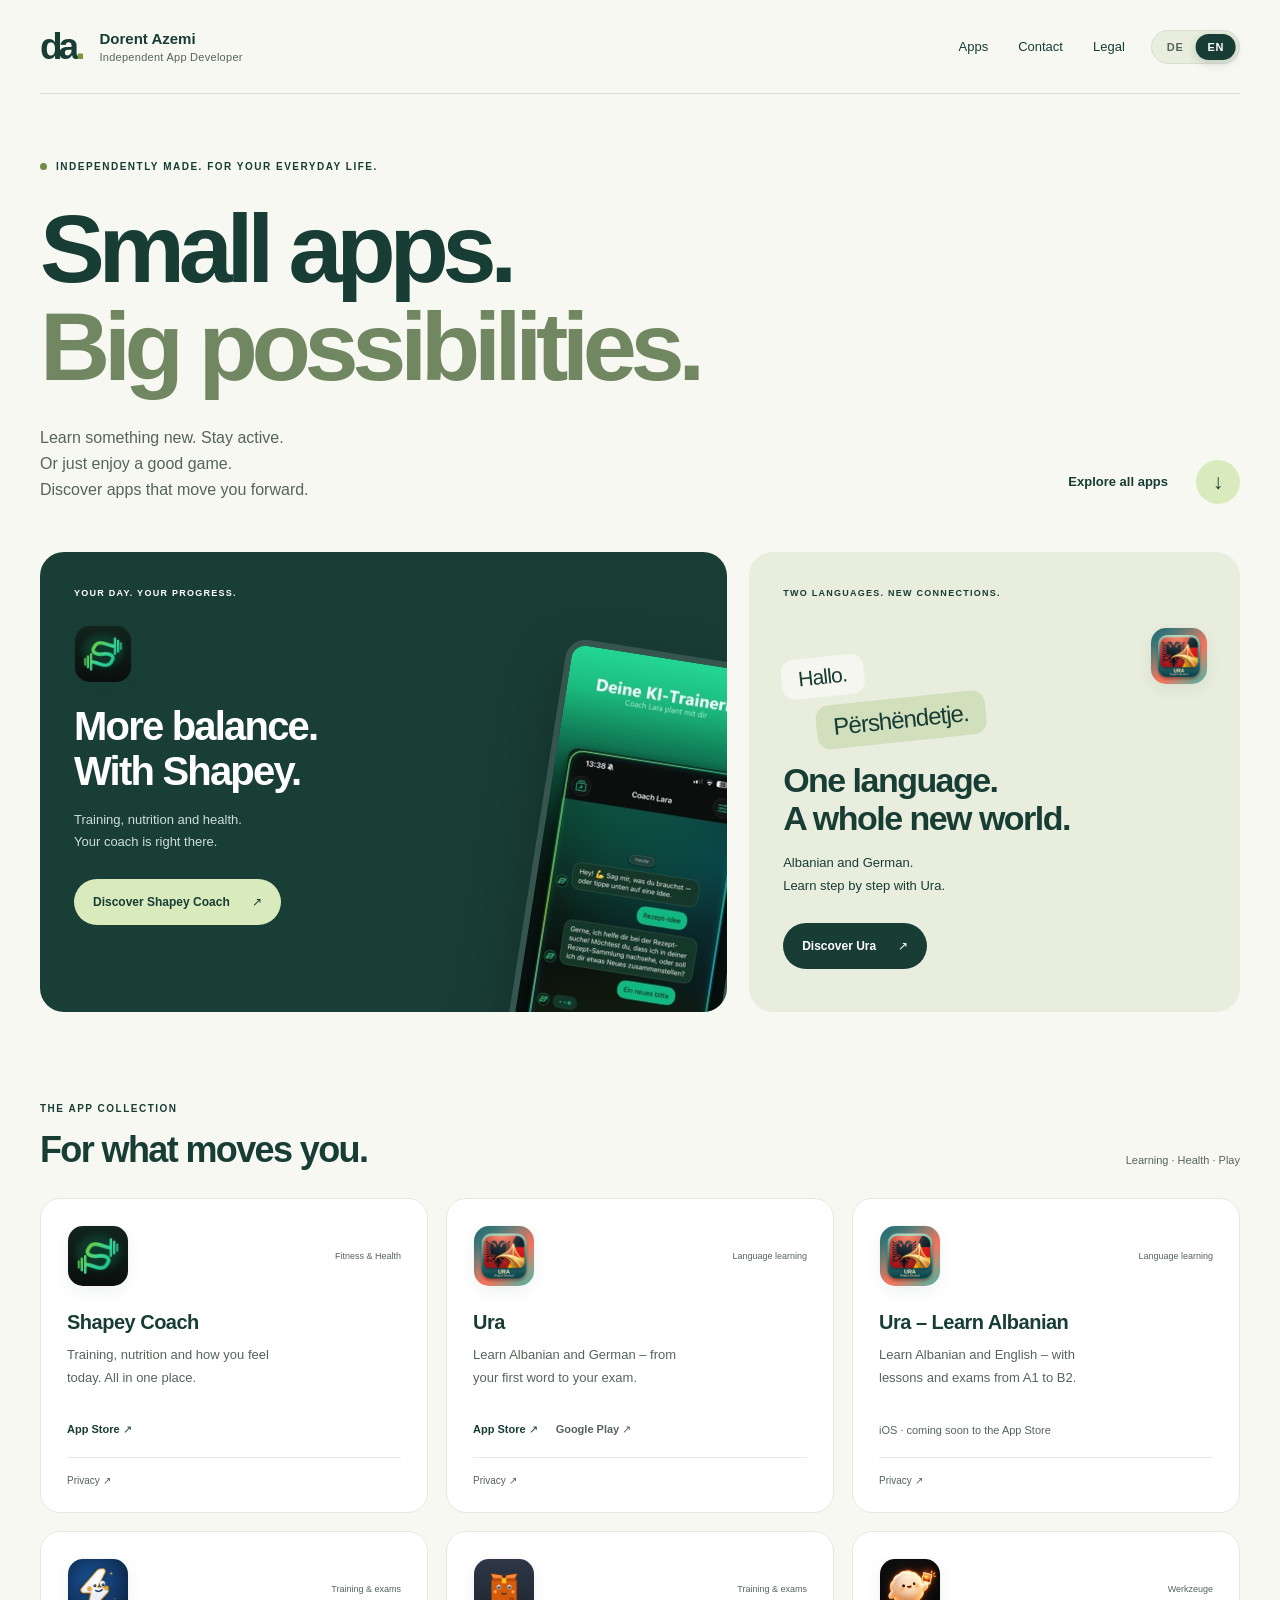
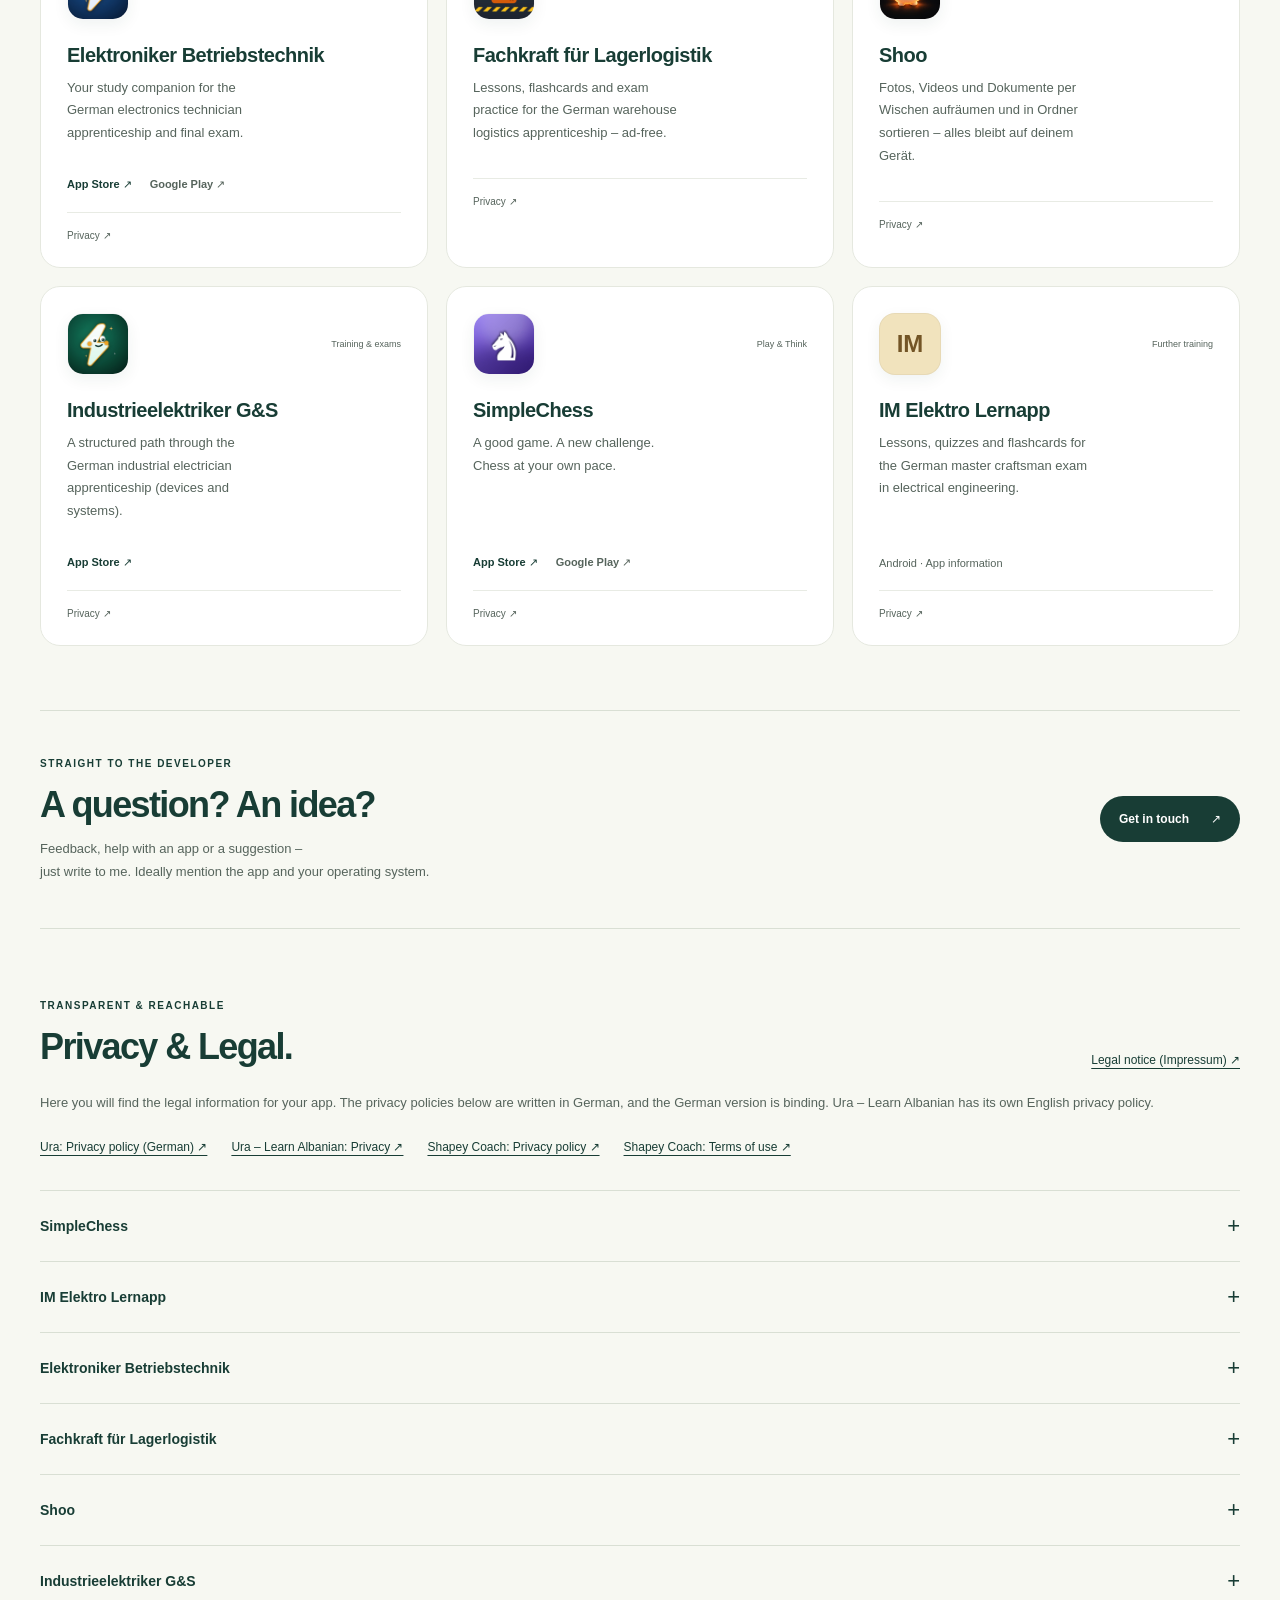
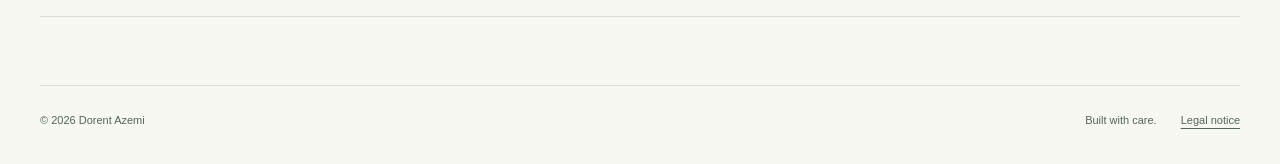
<file: index.html>
<!doctype html>
<html lang="de"><head><meta charset="utf-8"><meta name="viewport" content="width=device-width, initial-scale=1">
<title>Apps von Dorent Azemi – Lernen, bewegen, weiterkommen</title>
<meta name="description" content="Entdecke die Apps von Dorent Azemi: Shapey Coach, Ura, SimpleChess und Lernapps für Elektrotechnik. Store-Links, Support und Datenschutz.">
<meta name="theme-color" content="#f7f8f2"><link rel="stylesheet" href="styles.css"></head>
<body id="top"><a class="skip-link" href="#inhalt">Zum Inhalt</a>
<header class="site-header shell"><a class="brand" href="index.html" aria-label="Dorent Azemi – Startseite"><span class="brand-mark" aria-hidden="true">da<span>.</span></span><span>Dorent Azemi<small>Independent App Developer</small></span></a><nav aria-label="Hauptnavigation"><a href="index.html#apps">Apps</a><a href="index.html#kontakt">Kontakt</a><a href="index.html#rechtliches">Rechtliches</a></nav></header><main id="inhalt">
<section class="hero shell"><div class="eyebrow"><span class="status-dot"></span> UNABHÄNGIG ENTWICKELT. FÜR DEINEN ALLTAG.</div>
<h1>Kleine Apps.<br><span>Vieles möglich.</span></h1><div class="hero-bottom"><p>Etwas Neues lernen. In Bewegung bleiben.<br>Oder einfach eine gute Partie spielen.<br>Entdecke Apps, die dich weiterbringen.</p><a class="round-link" href="#apps">Alle Apps entdecken <span aria-hidden="true">↓</span></a></div></section>
<section class="featured shell" aria-label="Apps im Fokus">
<article class="feature feature-shapey"><div class="feature-copy"><span class="feature-label">DEIN ALLTAG. DEIN FORTSCHRITT.</span><img class="app-icon" src="assets/6806298608.jpg" alt="" width="72" height="72" fetchpriority="high"><h2>Mehr Balance.<br>Mit Shapey.</h2><p>Training, Ernährung und Gesundheit.<br>Dein Coach ist dabei.</p><a class="button button-light" href="https://apps.apple.com/de/app/id6806298608">Shapey Coach entdecken <span aria-hidden="true">↗</span></a></div><div class="feature-visual"><img src="assets/shapey-coach.jpg" alt="Shapey Coach: Vorschau der App aus dem App Store" width="320" height="480" fetchpriority="high"></div></article>
<article class="feature feature-ura"><span class="feature-label">ZWEI SPRACHEN. NEUE VERBINDUNGEN.</span><img class="app-icon" src="assets/6800489101.jpg" alt="" width="72" height="72" fetchpriority="high"><div class="word-art" aria-hidden="true"><span>Hallo.</span><span>Përshëndetje.</span></div><h2>Eine Sprache.<br>Eine neue Welt.</h2><p>Albanisch und Deutsch.<br>Mit Ura Schritt für Schritt lernen.</p><a class="button button-dark" href="https://apps.apple.com/de/app/id6800489101">Ura entdecken <span aria-hidden="true">↗</span></a></article>
</section>
<section class="apps-section shell" id="apps"><div class="section-heading"><div><span class="eyebrow">DIE APP-SAMMLUNG</span><h2>Für das, was dich bewegt.</h2></div><span class="section-note">Lernen · Gesundheit · Spielen</span></div><div class="app-grid"><article class="app-card shapey" id="app-shapey">
 <div class="card-head"><img class="app-icon" src="assets/6806298608.jpg" alt="" width="72" height="72" loading="lazy"><span class="category">Fitness & Gesundheit</span></div>
 <h3>Shapey Coach</h3><p>Training, Ernährung und deine Tagesform. Alles an einem Ort.</p>
 <div class="store-links"><a class="store-link" href="https://apps.apple.com/de/app/id6806298608">App Store <span aria-hidden="true">↗</span></a></div>
 <a class="privacy-link" href="https://rasalghulgaming.github.io/shapeycoach-legal/">Datenschutz <span aria-hidden="true">↗</span></a>
 </article><article class="app-card ura" id="app-ura">
 <div class="card-head"><img class="app-icon" src="assets/6800489101.jpg" alt="" width="72" height="72" loading="lazy"><span class="category">Sprachen lernen</span></div>
 <h3>Ura</h3><p>Albanisch und Deutsch lernen – vom ersten Wort bis zur Prüfung.</p>
 <div class="store-links"><a class="store-link" href="https://apps.apple.com/de/app/id6800489101">App Store <span aria-hidden="true">↗</span></a><a class="store-link secondary" href="https://play.google.com/store/apps/details?id=com.uralingua.app">Google Play <span aria-hidden="true">↗</span></a></div>
 <a class="privacy-link" href="privacy-ura.html">Datenschutz <span aria-hidden="true">↗</span></a>
 </article><article class="app-card ura-english" id="app-ura-english">
 <div class="card-head"><img class="app-icon" src="assets/ura-english.jpg" alt="" width="72" height="72" loading="lazy"><span class="category">Sprachen lernen</span></div>
 <h3>Ura – Learn Albanian</h3><p>Albanisch und Englisch lernen – mit Lektionen und Prüfungen von A1 bis B2.</p>
 <div class="store-links"><span class="availability">iOS · bald im App Store</span></div>
 <a class="privacy-link" href="privacy-ura-en.html">Privacy <span aria-hidden="true">↗</span></a>
 </article><article class="app-card ebt" id="app-ebt">
 <div class="card-head"><img class="app-icon" src="assets/6801128069.jpg" alt="" width="72" height="72" loading="lazy"><span class="category">Ausbildung & Prüfung</span></div>
 <h3>Elektroniker Betriebstechnik</h3><p>Dein Lernbegleiter für die Ausbildung und die Abschlussprüfung.</p>
 <div class="store-links"><a class="store-link" href="https://apps.apple.com/de/app/id6801128069">App Store <span aria-hidden="true">↗</span></a><a class="store-link secondary" href="https://play.google.com/store/apps/details?id=de.elektroniker.betriebstechnik">Google Play <span aria-hidden="true">↗</span></a></div>
 <a class="privacy-link" href="#ebt-datenschutz">Datenschutz <span aria-hidden="true">↗</span></a>
 </article><article class="app-card lagerlogistik" id="app-lagerlogistik">
 <div class="card-head"><img class="app-icon" src="assets/lagerlogistik.jpg" alt="" width="72" height="72" loading="lazy"><span class="category">Ausbildung & Prüfung</span></div>
 <h3>Fachkraft für Lagerlogistik</h3><p>Lektionen, Lernkarten und Prüfungssimulation für Lagerlogistik und Fachlageristen – ohne Werbung.</p>
 <a class="privacy-link" href="#lagerlogistik-datenschutz">Datenschutz <span aria-hidden="true">↗</span></a>
 </article><article class="app-card shoo" id="app-shoo">
 <div class="card-head"><img class="app-icon" src="assets/shoo.jpg" alt="" width="72" height="72" loading="lazy"><span class="category">Werkzeuge</span></div>
 <h3>Shoo</h3><p>Fotos, Videos und Dokumente per Wischen aufräumen und in Ordner sortieren – alles bleibt auf deinem Gerät.</p>
 <a class="privacy-link" href="#shoo-datenschutz">Datenschutz <span aria-hidden="true">↗</span></a>
 </article><article class="app-card iegs" id="app-iegs">
 <div class="card-head"><img class="app-icon" src="assets/6800856107.jpg" alt="" width="72" height="72" loading="lazy"><span class="category">Ausbildung & Prüfung</span></div>
 <h3>Industrieelektriker G&amp;S</h3><p>Strukturiert durch die Ausbildung in Geräte und Systeme.</p>
 <div class="store-links"><a class="store-link" href="https://apps.apple.com/de/app/id6800856107">App Store <span aria-hidden="true">↗</span></a></div>
 <a class="privacy-link" href="#iegs-datenschutz">Datenschutz <span aria-hidden="true">↗</span></a>
 </article><article class="app-card simplechess" id="app-simplechess">
 <div class="card-head"><img class="app-icon" src="assets/6800645124.jpg" alt="" width="72" height="72" loading="lazy"><span class="category">Spielen & Denken</span></div>
 <h3>SimpleChess</h3><p>Eine gute Partie. Eine neue Herausforderung. Schach in deinem Tempo.</p>
 <div class="store-links"><a class="store-link" href="https://apps.apple.com/de/app/id6800645124">App Store <span aria-hidden="true">↗</span></a><a class="store-link secondary" href="https://play.google.com/store/apps/details?id=de.simplechess.app">Google Play <span aria-hidden="true">↗</span></a></div>
 <a class="privacy-link" href="#simplechess-datenschutz">Datenschutz <span aria-hidden="true">↗</span></a>
 </article><article class="app-card im-elektro" id="app-im-elektro">
 <div class="card-head"><span class="app-icon monogram" aria-hidden="true">IM</span><span class="category">Weiterbildung</span></div>
 <h3>IM Elektro Lernapp</h3><p>Lektionen, Quiz und Lernkarten für die Meisterprüfung Elektrotechnik.</p>
 <div class="store-links"><span class="availability">Android · App-Informationen</span></div>
 <a class="privacy-link" href="#im-elektro-datenschutz">Datenschutz <span aria-hidden="true">↗</span></a>
 </article></div></section>
<section class="contact-section shell" id="kontakt"><div><span class="eyebrow">DIREKT ZUM ENTWICKLER</span><h2>Eine Frage? Eine Idee?</h2><p>Ob Feedback, Hilfe mit einer App oder ein Verbesserungsvorschlag –<br>schreib mir. Nenne am besten die App und dein Betriebssystem.</p></div><a class="button button-dark" href="mailto:dorentazemi@gmail.com">Kontakt aufnehmen <span aria-hidden="true">↗</span></a></section>
<section class="legal-section shell" id="rechtliches"><div class="section-heading"><div><span class="eyebrow">TRANSPARENT & ERREICHBAR</span><h2>Datenschutz & Rechtliches.</h2></div><a class="text-link" href="impressum.html">Zum Impressum ↗</a></div><p class="legal-intro">Hier findest du die rechtlichen Informationen zu deiner App.</p><div class="legal-shortcuts"><a href="privacy-ura.html">Ura: Datenschutz ↗</a><a href="privacy-ura-en.html">Ura – Learn Albanian: Privacy ↗</a><a href="https://rasalghulgaming.github.io/shapeycoach-legal/">Shapey Coach: Datenschutz ↗</a><a href="https://rasalghulgaming.github.io/shapeycoach-legal/nutzungsbedingungen.html">Shapey Coach: Nutzungsbedingungen ↗</a></div><section id="simplechess" class="legal-app"><details><summary>SimpleChess<span aria-hidden="true">+</span></summary><div class="legal-body">

  <div class="doc" id="simplechess-datenschutz"><h3>Datenschutzerklärung – SimpleChess</h3>
<p><strong>Stand:</strong> 01.09.2026</p>
<h4>1. Verantwortlicher</h4>
<p>Verantwortlich für die Datenverarbeitung im Zusammenhang mit dieser App ist:</p>
<p>Dorent Azemi<br>
Hauptstraße 99<br>
66851 Queidersbach<br>
Deutschland<br>
E-Mail: <a href="mailto:dorentazemi@gmail.com">dorentazemi@gmail.com</a></p>
<h4>2. Überblick</h4>
<p>„SimpleChess" (nachfolgend „App") ist ein Schachspiel gegen den Computer. Grundsätzlich
verarbeitet die App so wenige personenbezogene Daten wie möglich. Spielstände und dein lokales
Rating werden ausschließlich lokal auf deinem Gerät gespeichert und nicht an uns übertragen.</p>
<p>Personenbezogene Daten werden im Wesentlichen nur verarbeitet, soweit es für die
Werbefinanzierung der kostenlosen Version und für die Abwicklung des optionalen In-App-Kaufs
erforderlich ist. Diese Verarbeitung erfolgt über Dienste von Unity Technologies und – beim In-App-Kauf –
von Google bzw. Apple (siehe Ziffern 4 und 5).</p>
<h4>3. Lokal gespeicherte Daten (Spielstand &amp; Rating)</h4>
<p>Zur Bereitstellung der Spielfunktionen speichert die App deinen aktuellen Spielstand, dein
lokales Elo-Rating sowie Statistik- und Einstellungswerte (z. B. Ton an/aus, Lautstärke)
<strong>ausschließlich lokal</strong> auf deinem Gerät. Diese Daten verlassen dein Gerät nicht, werden nicht
an uns oder Dritte übertragen und können durch Deinstallation der App bzw. Löschen der App-Daten
entfernt werden.</p>
<ul>
<li><strong>Zweck:</strong> Bereitstellung der Spiel- und Fortschrittsfunktionen.</li>
<li><strong>Rechtsgrundlage:</strong> Art. 6 Abs. 1 lit. b DSGVO (Erfüllung der App-Funktion) bzw.
  lit. f DSGVO (berechtigtes Interesse an der Funktionsfähigkeit).</li>
</ul>
<h4>4. Werbung (Unity Ads) – nur in der kostenlosen Version</h4>
<p>Die kostenlose Version der App zeigt Werbung über <strong>Unity Ads</strong> (Anbieter: Unity Technologies
ApS, Nils Hemmingsens Gade 24, 1153 Kopenhagen, Dänemark bzw. Unity Technologies SF, 30 3rd Street, San Francisco,
CA 94103, USA). Zur Ausspielung von Werbung können dabei personenbezogene Daten verarbeitet werden, insbesondere:</p>
<ul>
<li>Werbe-ID (Advertising ID) deines Geräts,</li>
<li>gekürzte/verarbeitete IP-Adresse,</li>
<li>Geräte- und Nutzungsinformationen (z. B. Gerätetyp, Betriebssystemversion),</li>
<li>Interaktionen mit Werbeanzeigen.</li>
</ul>
<p><strong>Datenschutz &amp; Einwilligung (EWR/EU/UK/Schweiz):</strong> Es wird <strong>ausschließlich nicht-personalisierte</strong> (kontextbezogene) Werbung ausgeliefert. Eine Personalisierung von Anzeigen, appübergreifendes Tracking oder eine Profilbildung zu Werbezwecken findet nicht statt; das Werbe-SDK wird dauerhaft auf „keine Einwilligung" gesetzt. Aus diesem Grund wird weder eine Einwilligung für personalisierte Werbung eingeholt noch auf <strong>iOS</strong> ein App-Tracking-Transparency-Dialog angezeigt; auf die Werbe-ID (IDFA/AAID) wird nicht zu Tracking-Zwecken zugegriffen.</p>
<ul>
<li><strong>Zweck:</strong> Finanzierung der kostenlos bereitgestellten App durch Werbung.</li>
<li><strong>Rechtsgrundlage:</strong> Art. 6 Abs. 1 lit. a DSGVO (Einwilligung) für personalisierte Werbung
  bzw. das Setzen/Auslesen von Informationen auf dem Endgerät; im Übrigen Art. 6 Abs. 1 lit. f
  DSGVO (berechtigtes Interesse an werbefinanzierter Bereitstellung).</li>
<li><strong>Widerruf:</strong> Du kannst eine erteilte Einwilligung jederzeit mit Wirkung für die Zukunft
  widerrufen und die Werbe-ID in den Geräteeinstellungen zurücksetzen oder löschen.</li>
</ul>
<p>Weitere Informationen: <a href="https://unity.com/legal/privacy-policy">Unity-Datenschutzerklärung</a>. Die Vermittlung der Werbung (Mediation) erfolgt über Unity LevelPlay bzw. ironSource Ltd. (Israel), Teil der Unity-Gruppe; für Israel besteht ein Angemessenheitsbeschluss der EU-Kommission.</p>
<p><strong>Hinweis zu KI-Inhalten:</strong> Teile der Inhalte dieser App wurden mithilfe von KI-Werkzeugen erstellt und redaktionell geprüft. Eine KI-gestützte, automatisierte Interaktion mit Nutzerinnen und Nutzern (z. B. ein KI-Chat) findet in dieser App nicht statt.</p>
<p><strong>Hinweis:</strong> Nach dem Kauf der werbefreien Version wird keine Werbung mehr ausgeliefert.</p>
<h4>5. In-App-Kauf „Werbung entfernen" (Google Play / Apple App Store)</h4>
<p>Der optionale Kauf der werbefreien Version wird auf Android über <strong>Google Play Billing</strong>
(Google Ireland Limited) und auf iOS über <strong>Apple StoreKit / den App Store</strong>
(Apple Distribution International Ltd., Irland) abgewickelt. Die Zahlungsabwicklung erfolgt
vollständig durch den jeweiligen Store-Anbieter; wir erhalten
<strong>keine vollständigen Zahlungsdaten</strong> (z. B. keine Kreditkartennummern), sondern lediglich die
Information, ob ein Kauf getätigt bzw. erstattet wurde, um die Freischaltung bereitzustellen.</p>
<ul>
<li><strong>Zweck:</strong> Abwicklung und Freischaltung des kostenpflichtigen Kaufs.</li>
<li><strong>Rechtsgrundlage:</strong> Art. 6 Abs. 1 lit. b DSGVO (Vertragserfüllung).</li>
</ul>
<p>Weitere Informationen: <a href="https://policies.google.com/privacy">Google-Datenschutzerklärung</a>
und <a href="https://www.apple.com/legal/privacy/">Apple-Datenschutzrichtlinie</a>.</p>
<h4>6. Empfänger und Drittlandübermittlung</h4>
<p>Empfänger von Daten im oben beschriebenen Umfang sind Unity Technologies sowie beim In-App-Kauf Google
und Apple. Dabei kann eine Übermittlung in Drittländer, insbesondere die USA, erfolgen. Die Anbieter
sind unter dem EU-US Data Privacy Framework zertifiziert bzw. nutzen Standardvertragsklauseln als
geeignete Garantien im Sinne der Art. 44 ff. DSGVO. Über die genannten Dienste hinaus geben wir keine
personenbezogenen Daten an Dritte weiter.</p>
<h4>7. Speicherdauer</h4>
<ul>
<li>Lokaler Spielstand/Rating: bis zur Deinstallation der App bzw. bis zum Löschen der App-Daten.</li>
<li>Über Google bzw. Apple verarbeitete Werbe- und Kaufdaten: nach den Vorgaben und Fristen des
  jeweiligen Anbieters.</li>
</ul>
<h4>8. Deine Rechte</h4>
<p>Dir stehen nach der DSGVO folgende Rechte zu: Auskunft (Art. 15), Berichtigung (Art. 16),
Löschung (Art. 17), Einschränkung der Verarbeitung (Art. 18), Datenübertragbarkeit (Art. 20)
sowie Widerspruch (Art. 21). Eine erteilte Einwilligung (z. B. für personalisierte Werbung)
kannst du jederzeit mit Wirkung für die Zukunft widerrufen (Art. 7 Abs. 3 DSGVO).</p>
<p>Du hast zudem das Recht, dich bei einer Datenschutz-Aufsichtsbehörde zu beschweren
(Art. 77 DSGVO).</p>
<h4>9. Einwilligung und Werbe-ID verwalten</h4>
<ul>
<li><strong>Einwilligung und Werbeeinstellungen:</strong> Die App liefert ausschließlich nicht-personalisierte Werbung über Unity LevelPlay aus. Einwilligungen können über die Datenschutz- und Tracking-Einstellungen des Geräts verwaltet werden.</li>
<li><strong>iOS-Tracking:</strong> in den iOS-Einstellungen unter „Datenschutz &amp; Sicherheit → Tracking".</li>
<li><strong>Android-Werbe-ID:</strong> in den Geräteeinstellungen unter „Datenschutz → Werbung"
  (Bezeichnung je nach Gerät unterschiedlich).</li>
</ul>
<h4>10. Kinder</h4>
<p>Die App richtet sich nicht gezielt an Kinder. Es werden nicht wissentlich personenbezogene
Daten von Kindern ohne entsprechende Einwilligung verarbeitet.</p>
<h4>11. Änderungen dieser Datenschutzerklärung</h4>
<p>Wir behalten uns vor, diese Datenschutzerklärung anzupassen, um sie an geänderte Rechtslagen
oder Funktionsänderungen der App anzupassen. Es gilt die jeweils in der App bzw. unter der
veröffentlichten URL abrufbare aktuelle Fassung.</p></div>
  <hr>
  <div class="doc" id="simplechess-impressum"><h3>Impressum</h3>
<h4>Angaben gemäß § 5 DDG</h4>
<p>Dorent Azemi
Hauptstraße 99
66851 Queidersbach
Deutschland</p>
<h4>Kontakt</h4>
<p>E-Mail: <a href="mailto:dorentazemi@gmail.com">dorentazemi@gmail.com</a></p>
<h4>Wirtschafts-Identifikationsnummer</h4>
<p>Wirtschafts-Identifikationsnummer gemäß § 139c AO: DE343835192</p>
<h4>Verantwortlich für den Inhalt</h4>
<p>Dorent Azemi (Anschrift wie oben)</p>
<h4>Hinweise</h4>
<ul>
<li><strong>Ladungsfähige Anschrift:</strong> Ein Postfach genügt nicht. Falls du deine Privatadresse nicht
  öffentlich angeben möchtest, kommen eine Geschäftsadresse oder ein Impressums-/
  Ladungsfähige-Anschrift-Dienst in Betracht.</li>
<li><strong>Verbraucherschlichtung:</strong> „Wir sind nicht bereit und nicht verpflichtet, an
  Streitbeilegungsverfahren vor einer Verbraucherschlichtungsstelle teilzunehmen."
  [nach Prüfung übernehmen oder streichen]</li>
</ul></div>
  <p class="top"><a href="#top">↑ nach oben</a></p>
</div></details></section><section id="im-elektro" class="legal-app"><details><summary>IM Elektro Lernapp<span aria-hidden="true">+</span></summary><div class="legal-body">

  <div class="doc" id="im-elektro-datenschutz"><h3>Datenschutzerklärung – IM Elektro Lernapp</h3>
<p><strong>Stand:</strong> 01.09.2026</p>
<h4>1. Verantwortlicher</h4>
<p>Verantwortlich für die Datenverarbeitung im Zusammenhang mit dieser App ist:</p>
<p>Dorent Azemi<br>
Hauptstraße 99<br>
66851 Queidersbach<br>
Deutschland<br>
E-Mail: <a href="mailto:dorentazemi@gmail.com">dorentazemi@gmail.com</a></p>
<h4>2. Überblick</h4>
<p>Die „IM Elektro Lernapp" (nachfolgend „App") ist eine Lern-App zur Prüfungsvorbereitung.
Grundsätzlich verarbeitet die App so wenige personenbezogene Daten wie möglich. Der
Lernfortschritt wird ausschließlich lokal auf deinem Gerät gespeichert und nicht an uns
übertragen.</p>
<p>Personenbezogene Daten werden im Wesentlichen nur verarbeitet, soweit es für die
Werbefinanzierung der kostenlosen Version und für die Abwicklung des optionalen In-App-Kaufs
erforderlich ist. Diese Verarbeitung erfolgt über Dienste von Unity Technologies und Google (siehe Ziffern 4 und 5).</p>
<h4>3. Lokal gespeicherte Daten (Lernfortschritt)</h4>
<p>Zur Bereitstellung der Lernfunktionen speichert die App deinen Lernfortschritt (abgeschlossene
Lektionen, Quiz-Ergebnisse, Lernkarten-Status) <strong>ausschließlich lokal</strong> auf deinem Gerät in
einer geräteinternen Datenbank. Diese Daten verlassen dein Gerät nicht, werden nicht an uns
oder Dritte übertragen und können durch Deinstallation der App bzw. Löschen der App-Daten
entfernt werden.</p>
<ul>
<li><strong>Zweck:</strong> Bereitstellung und Fortschrittsanzeige der Lernfunktionen.</li>
<li><strong>Rechtsgrundlage:</strong> Art. 6 Abs. 1 lit. b DSGVO (Erfüllung der App-Funktion) bzw.
  lit. f DSGVO (berechtigtes Interesse an der Funktionsfähigkeit).</li>
</ul>
<h4>4. Werbung (Unity Ads) – nur in der kostenlosen Version</h4>
<p>Die kostenlose Version der App zeigt Werbung über <strong>Unity Ads</strong> (Anbieter: Unity Technologies
ApS, Nils Hemmingsens Gade 24, 1153 Kopenhagen, Dänemark bzw. Unity Technologies SF, 30 3rd Street, San Francisco,
CA 94103, USA). Zur Ausspielung von Werbung können dabei personenbezogene Daten verarbeitet werden, insbesondere:</p>
<ul>
<li>Werbe-ID (Advertising ID) deines Geräts,</li>
<li>gekürzte/verarbeitete IP-Adresse,</li>
<li>Geräte- und Nutzungsinformationen (z. B. Gerätetyp, Betriebssystemversion),</li>
<li>Interaktionen mit Werbeanzeigen.</li>
</ul>
<p><strong>Datenschutz &amp; Einwilligung (EWR/EU):</strong> Standardmäßig wird nicht-personalisierte (kontextbezogene)
Werbung ausgespielt. Soweit gesetzlich erforderlich, wird deine Einwilligung vor der Auslieferung personalisierter Werbung
eingeholt.</p>
<ul>
<li><strong>Zweck:</strong> Finanzierung der kostenlos bereitgestellten App durch Werbung.</li>
<li><strong>Rechtsgrundlage:</strong> Art. 6 Abs. 1 lit. a DSGVO (Einwilligung) für personalisierte Werbung
  bzw. das Setzen/Auslesen von Informationen auf dem Endgerät; im Übrigen Art. 6 Abs. 1 lit. f
  DSGVO (berechtigtes Interesse an werbefinanzierter Bereitstellung).</li>
<li><strong>Widerruf:</strong> Du kannst eine erteilte Einwilligung jederzeit mit Wirkung für die Zukunft
  widerrufen und die Werbe-ID in den Geräteeinstellungen zurücksetzen oder löschen.</li>
</ul>
<p>Weitere Informationen zur Datenverarbeitung durch Unity: <a href="https://unity.com/legal/privacy-policy">Unity-Datenschutzerklärung</a>. Die Vermittlung der Werbung (Mediation) erfolgt über Unity LevelPlay bzw. ironSource Ltd. (Israel), Teil der Unity-Gruppe; für Israel besteht ein Angemessenheitsbeschluss der EU-Kommission.</p>
<p><strong>Hinweis zu KI-Inhalten:</strong> Teile der Inhalte dieser App wurden mithilfe von KI-Werkzeugen erstellt und redaktionell geprüft. Eine KI-gestützte, automatisierte Interaktion mit Nutzerinnen und Nutzern (z. B. ein KI-Chat) findet in dieser App nicht statt.</p>
<p><strong>Hinweis:</strong> Nach dem Kauf der werbefreien „Pro"-Version wird keine Werbung mehr ausgeliefert.</p>
<h4>5. In-App-Kauf „Pro" (Google Play Billing)</h4>
<p>Der optionale Kauf der werbefreien „Pro"-Version wird über <strong>Google Play</strong> abgewickelt
(Anbieter: Google Ireland Limited). Die Zahlungsabwicklung erfolgt vollständig durch Google;
wir erhalten <strong>keine vollständigen Zahlungsdaten</strong> (z. B. keine Kreditkartennummern), sondern
lediglich die Information, ob ein Kauf getätigt bzw. erstattet wurde, um die Freischaltung
bereitzustellen.</p>
<ul>
<li><strong>Zweck:</strong> Abwicklung und Freischaltung des kostenpflichtigen Kaufs.</li>
<li><strong>Rechtsgrundlage:</strong> Art. 6 Abs. 1 lit. b DSGVO (Vertragserfüllung).</li>
</ul>
<p>Für die Verarbeitung durch Google im Rahmen des Play Stores gilt die Datenschutzerklärung von
Google: https://policies.google.com/privacy</p>
<h4>6. Empfänger und Drittlandübermittlung</h4>
<p>Empfänger von Daten im oben beschriebenen Umfang sind Unity Technologies und Google. Dabei kann eine Übermittlung in
Drittländer, insbesondere die USA, erfolgen. Die Anbieter sind unter dem EU-US Data Privacy Framework
zertifiziert bzw. nutzen Standardvertragsklauseln als geeignete Garantien im Sinne der
Art. 44 ff. DSGVO. Über die genannten Dienste hinaus geben wir keine personenbezogenen Daten an
Dritte weiter.</p>
<h4>7. Speicherdauer</h4>
<ul>
<li>Lokaler Lernfortschritt: bis zur Deinstallation der App bzw. bis zum Löschen der App-Daten.</li>
<li>Über Google verarbeitete Werbe-/Kaufdaten: nach den Vorgaben und Fristen von Google (siehe
  deren Datenschutzerklärung).</li>
</ul>
<h4>8. Deine Rechte</h4>
<p>Dir stehen nach der DSGVO folgende Rechte zu: Auskunft (Art. 15), Berichtigung (Art. 16),
Löschung (Art. 17), Einschränkung der Verarbeitung (Art. 18), Datenübertragbarkeit (Art. 20)
sowie Widerspruch (Art. 21). Eine erteilte Einwilligung (z. B. für personalisierte Werbung)
kannst du jederzeit mit Wirkung für die Zukunft widerrufen (Art. 7 Abs. 3 DSGVO).</p>
<p>Du hast zudem das Recht, dich bei einer Datenschutz-Aufsichtsbehörde zu beschweren
(Art. 77 DSGVO), z. B. bei der für deinen Wohnsitz zuständigen Landesdatenschutzbehörde.</p>
<p>Zur Ausübung deiner Rechte oder bei Fragen zum Datenschutz kannst du dich an die unter Ziffer 1
genannten Kontaktdaten wenden.</p>
<h4>9. Werbe-ID / Einwilligung verwalten</h4>
<ul>
<li><strong>Einwilligung und Werbeeinstellungen:</strong> Die App liefert standardmäßig nicht-personalisierte Werbung über Unity Ads aus. Einwilligungen können über die Geräteeinstellungen verwaltet werden.</li>
<li><strong>Werbe-ID zurücksetzen oder löschen:</strong> in den Geräteeinstellungen unter
  „Einstellungen → Datenschutz → Werbung" (Bezeichnung je nach Gerät unterschiedlich).</li>
</ul>
<h4>10. Kinder</h4>
<p>Die App richtet sich nicht gezielt an Kinder. Es werden nicht wissentlich personenbezogene
Daten von Kindern ohne entsprechende Einwilligung verarbeitet.</p>
<h4>11. Änderungen dieser Datenschutzerklärung</h4>
<p>Wir behalten uns vor, diese Datenschutzerklärung anzupassen, um sie an geänderte Rechtslagen
oder Funktionsänderungen der App anzupassen. Es gilt die jeweils in der App bzw. unter der
veröffentlichten URL abrufbare aktuelle Fassung.</p></div>
  <hr>
  <div class="doc" id="im-elektro-impressum"><h3>Impressum</h3>
<h4>Angaben gemäß § 5 DDG</h4>
<p>Dorent Azemi
Hauptstraße 99
66851 Queidersbach
Deutschland</p>
<h4>Kontakt</h4>
<p>E-Mail: <a href="mailto:dorentazemi@gmail.com">dorentazemi@gmail.com</a></p>
<h4>Wirtschafts-Identifikationsnummer</h4>
<p>Wirtschafts-Identifikationsnummer gemäß § 139c AO: DE343835192</p>
<h4>Verantwortlich für den Inhalt</h4>
<p>Dorent Azemi (Anschrift wie oben)</p>
<h4>Hinweise</h4>
<ul>
<li><strong>Ladungsfähige Anschrift:</strong> Ein Postfach genügt nicht. Falls du deine Privatadresse nicht
  öffentlich angeben möchtest, kommen eine Geschäftsadresse oder ein Impressums-/
  Ladungsfähige-Anschrift-Dienst in Betracht.</li>
<li><strong>EU-Streitschlichtung:</strong> Ein Hinweis auf die OS-Plattform der EU-Kommission ist seit deren
  Einstellung (2025) nicht mehr erforderlich. Eine Erklärung zur (Nicht-)Teilnahme an einem
  Verbraucherschlichtungsverfahren nach dem VSBG kann dennoch sinnvoll sein:
  „Wir sind nicht bereit und nicht verpflichtet, an Streitbeilegungsverfahren vor einer
  Verbraucherschlichtungsstelle teilzunehmen." [nach Prüfung übernehmen oder streichen]</li>
</ul></div>
  <p class="top"><a href="#top">↑ nach oben</a></p>
</div></details></section><section id="ebt" class="legal-app"><details><summary>Elektroniker Betriebstechnik<span aria-hidden="true">+</span></summary><div class="legal-body">

  <div class="doc" id="ebt-datenschutz"><h3>Datenschutzerklärung – EBT Lernapp (Elektroniker/-in für Betriebstechnik)</h3>
<p><strong>Stand:</strong> 01.09.2026</p>
<h4>1. Verantwortlicher</h4>
<p>Verantwortlich für die Datenverarbeitung im Zusammenhang mit dieser App ist:</p>
<p>Dorent Azemi<br>
Hauptstraße 99<br>
66851 Queidersbach<br>
Deutschland<br>
E-Mail: <a href="mailto:dorentazemi@gmail.com">dorentazemi@gmail.com</a></p>
<h4>2. Überblick</h4>
<p>Die „EBT Lernapp" (nachfolgend „App") ist eine Lern-App zur Ausbildungs- und Prüfungsvorbereitung.
Grundsätzlich verarbeitet die App so wenige personenbezogene Daten wie möglich. Der
Lernfortschritt wird ausschließlich lokal auf deinem Gerät gespeichert und nicht an uns
übertragen.</p>
<p>Personenbezogene Daten werden im Wesentlichen nur verarbeitet, soweit es für die
Werbefinanzierung der kostenlosen Version und für die Abwicklung des optionalen In-App-Kaufs
erforderlich ist. Diese Verarbeitung erfolgt über Dienste von Unity Technologies und – beim In-App-Kauf unter
iOS – von Apple bzw. Google (siehe Ziffern 4 und 5).</p>
<h4>3. Lokal gespeicherte Daten (Lernfortschritt)</h4>
<p>Zur Bereitstellung der Lernfunktionen speichert die App deinen Lernfortschritt (abgeschlossene
Lektionen, Quiz-Ergebnisse, Lernkarten-Status) <strong>ausschließlich lokal</strong> auf deinem Gerät in
einer geräteinternen Datenbank. Diese Daten verlassen dein Gerät nicht, werden nicht an uns
oder Dritte übertragen und können durch Deinstallation der App bzw. Löschen der App-Daten
entfernt werden.</p>
<ul>
<li><strong>Zweck:</strong> Bereitstellung und Fortschrittsanzeige der Lernfunktionen.</li>
<li><strong>Rechtsgrundlage:</strong> Art. 6 Abs. 1 lit. b DSGVO (Erfüllung der App-Funktion) bzw.
  lit. f DSGVO (berechtigtes Interesse an der Funktionsfähigkeit).</li>
</ul>
<h4>4. Werbung (Unity Ads) – nur in der kostenlosen Version</h4>
<p>Die kostenlose Version der App zeigt Werbung über <strong>Unity Ads</strong> (Anbieter: Unity Technologies
ApS, Nils Hemmingsens Gade 24, 1153 Kopenhagen, Dänemark bzw. Unity Technologies SF, 30 3rd Street, San Francisco,
CA 94103, USA). Zur Ausspielung von Werbung können dabei personenbezogene Daten verarbeitet werden, insbesondere:</p>
<ul>
<li>Werbe-ID (Advertising ID) deines Geräts,</li>
<li>gekürzte/verarbeitete IP-Adresse,</li>
<li>Geräte- und Nutzungsinformationen (z. B. Gerätetyp, Betriebssystemversion),</li>
<li>Interaktionen mit Werbeanzeigen.</li>
</ul>
<p><strong>Datenschutz &amp; Einwilligung (EWR/EU/UK/Schweiz):</strong> Es wird <strong>ausschließlich nicht-personalisierte</strong> (kontextbezogene) Werbung ausgeliefert. Eine Personalisierung von Anzeigen, appübergreifendes Tracking oder eine Profilbildung zu Werbezwecken findet nicht statt; das Werbe-SDK wird dauerhaft auf „keine Einwilligung" gesetzt. Aus diesem Grund wird weder eine Einwilligung für personalisierte Werbung eingeholt noch auf <strong>iOS</strong> ein App-Tracking-Transparency-Dialog angezeigt; auf die Werbe-ID (IDFA/AAID) wird nicht zu Tracking-Zwecken zugegriffen.</p>
<ul>
<li><strong>Zweck:</strong> Finanzierung der kostenlos bereitgestellten App durch Werbung.</li>
<li><strong>Rechtsgrundlage:</strong> Art. 6 Abs. 1 lit. a DSGVO (Einwilligung) für personalisierte Werbung
  bzw. das Setzen/Auslesen von Informationen auf dem Endgerät; im Übrigen Art. 6 Abs. 1 lit. f
  DSGVO (berechtigtes Interesse an werbefinanzierter Bereitstellung).</li>
<li><strong>Widerruf:</strong> Du kannst eine erteilte Einwilligung jederzeit mit Wirkung für die Zukunft
  widerrufen und die Werbe-ID in den Geräteeinstellungen zurücksetzen oder löschen.</li>
</ul>
<p>Weitere Informationen: <a href="https://unity.com/legal/privacy-policy">Unity-Datenschutzerklärung</a>. Die Vermittlung der Werbung (Mediation) erfolgt über Unity LevelPlay bzw. ironSource Ltd. (Israel), Teil der Unity-Gruppe; für Israel besteht ein Angemessenheitsbeschluss der EU-Kommission.</p>
<p><strong>Hinweis zu KI-Inhalten:</strong> Teile der Inhalte dieser App wurden mithilfe von KI-Werkzeugen erstellt und redaktionell geprüft. Eine KI-gestützte, automatisierte Interaktion mit Nutzerinnen und Nutzern (z. B. ein KI-Chat) findet in dieser App nicht statt.</p>
<p><strong>Hinweis:</strong> Nach dem Kauf der werbefreien „Pro"-Version wird keine Werbung mehr ausgeliefert.</p>
<h4>5. In-App-Kauf „Pro" (Google Play / Apple App Store)</h4>
<p>Der optionale Kauf der werbefreien „Pro"-Version wird auf Android über
<strong>Google Play Billing</strong> (Google Ireland Limited) und auf iOS über
<strong>Apple StoreKit / den App Store</strong> (Apple Distribution International Ltd., Irland)
abgewickelt. Die Zahlungsabwicklung erfolgt vollständig durch den jeweiligen Store-Anbieter;
wir erhalten <strong>keine vollständigen Zahlungsdaten</strong> (z. B. keine Kreditkartennummern), sondern
lediglich die Information, ob ein Kauf getätigt bzw. erstattet wurde, um die Freischaltung
bereitzustellen.</p>
<ul>
<li><strong>Zweck:</strong> Abwicklung und Freischaltung des kostenpflichtigen Kaufs.</li>
<li><strong>Rechtsgrundlage:</strong> Art. 6 Abs. 1 lit. b DSGVO (Vertragserfüllung).</li>
</ul>
<p>Für die Verarbeitung durch Google im Rahmen des Play Stores gilt die Datenschutzerklärung von
Google: https://policies.google.com/privacy und für Apple: https://www.apple.com/legal/privacy/</p>
<h4>6. Empfänger und Drittlandübermittlung</h4>
<p>Empfänger von Daten im oben beschriebenen Umfang sind Unity Technologies und – beim In-App-Kauf unter iOS –
Apple bzw. Google. Dabei kann eine Übermittlung in Drittländer, insbesondere die USA, erfolgen. Die Anbieter
sind unter dem EU-US Data Privacy Framework zertifiziert bzw. nutzen Standardvertragsklauseln als geeignete
Garantien im Sinne der Art. 44 ff. DSGVO. Über die genannten Dienste hinaus geben wir keine personenbezogenen Daten an
Dritte weiter.</p>
<h4>7. Speicherdauer</h4>
<ul>
<li>Lokaler Lernfortschritt: bis zur Deinstallation der App bzw. bis zum Löschen der App-Daten.</li>
<li>Über Google bzw. Apple verarbeitete Werbe- und Kaufdaten: nach den Vorgaben und Fristen des
  jeweiligen Anbieters.</li>
</ul>
<h4>8. Deine Rechte</h4>
<p>Dir stehen nach der DSGVO folgende Rechte zu: Auskunft (Art. 15), Berichtigung (Art. 16),
Löschung (Art. 17), Einschränkung der Verarbeitung (Art. 18), Datenübertragbarkeit (Art. 20)
sowie Widerspruch (Art. 21). Eine erteilte Einwilligung (z. B. für personalisierte Werbung)
kannst du jederzeit mit Wirkung für die Zukunft widerrufen (Art. 7 Abs. 3 DSGVO).</p>
<p>Du hast zudem das Recht, dich bei einer Datenschutz-Aufsichtsbehörde zu beschweren
(Art. 77 DSGVO), z. B. bei der für deinen Wohnsitz zuständigen Landesdatenschutzbehörde.</p>
<p>Zur Ausübung deiner Rechte oder bei Fragen zum Datenschutz kannst du dich an die unter Ziffer 1
genannten Kontaktdaten wenden.</p>
<h4>9. Einwilligung und Werbe-ID verwalten</h4>
<ul>
<li><strong>Einwilligung und Werbeeinstellungen:</strong> Die App liefert ausschließlich nicht-personalisierte Werbung über Unity LevelPlay aus. Einwilligungen können über die Datenschutz- und Tracking-Einstellungen des Geräts verwaltet werden.</li>
<li><strong>iOS-Tracking:</strong> in den iOS-Einstellungen unter „Datenschutz &amp; Sicherheit → Tracking".</li>
<li><strong>Android-Werbe-ID:</strong> in den Geräteeinstellungen unter „Datenschutz → Werbung"
  (Bezeichnung je nach Gerät unterschiedlich).</li>
</ul>
<h4>10. Kinder</h4>
<p>Die App richtet sich nicht gezielt an Kinder. Es werden nicht wissentlich personenbezogene
Daten von Kindern ohne entsprechende Einwilligung verarbeitet.</p>
<h4>11. Änderungen dieser Datenschutzerklärung</h4>
<p>Wir behalten uns vor, diese Datenschutzerklärung anzupassen, um sie an geänderte Rechtslagen
oder Funktionsänderungen der App anzupassen. Es gilt die jeweils in der App bzw. unter der
veröffentlichten URL abrufbare aktuelle Fassung.</p></div>
  <hr>
  <div class="doc" id="ebt-impressum"><h3>Impressum</h3>
<h4>Angaben gemäß § 5 DDG</h4>
<p>Dorent Azemi
Hauptstraße 99
66851 Queidersbach
Deutschland</p>
<h4>Kontakt</h4>
<p>E-Mail: <a href="mailto:dorentazemi@gmail.com">dorentazemi@gmail.com</a></p>
<h4>Wirtschafts-Identifikationsnummer</h4>
<p>Wirtschafts-Identifikationsnummer gemäß § 139c AO: DE343835192</p>
<h4>Verantwortlich für den Inhalt</h4>
<p>Dorent Azemi (Anschrift wie oben)</p>
<h4>Hinweise</h4>
<ul>
<li><strong>Ladungsfähige Anschrift:</strong> Ein Postfach genügt nicht. Falls du deine Privatadresse nicht
  öffentlich angeben möchtest, kommen eine Geschäftsadresse oder ein Impressums-/
  Ladungsfähige-Anschrift-Dienst in Betracht.</li>
<li><strong>EU-Streitschlichtung:</strong> Ein Hinweis auf die OS-Plattform der EU-Kommission ist seit deren
  Einstellung (2025) nicht mehr erforderlich. Eine Erklärung zur (Nicht-)Teilnahme an einem
  Verbraucherschlichtungsverfahren nach dem VSBG kann dennoch sinnvoll sein:
  „Wir sind nicht bereit und nicht verpflichtet, an Streitbeilegungsverfahren vor einer
  Verbraucherschlichtungsstelle teilzunehmen." [nach Prüfung übernehmen oder streichen]</li>
</ul></div>
  <p class="top"><a href="#top">↑ nach oben</a></p>
</div></details></section><section id="lagerlogistik" class="legal-app"><details><summary>Fachkraft für Lagerlogistik<span aria-hidden="true">+</span></summary><div class="legal-body">

  <div class="doc" id="lagerlogistik-datenschutz"><h3>Datenschutzerklärung – Lagerlogistik Lernapp (Fachkraft für Lagerlogistik)</h3>
<p><strong>Stand:</strong> 23.10.2026</p>
<h4>1. Verantwortlicher</h4>
<p>Dorent Azemi<br>
Hauptstraße 99<br>
66851 Queidersbach<br>
Deutschland<br>
E-Mail: <a href="mailto:dorentazemi@gmail.com">dorentazemi@gmail.com</a></p>
<h4>2. Überblick</h4>
<p>Die „Lagerlogistik Lernapp" (nachfolgend „App") ist eine Android-App zur Ausbildungs- und Prüfungsvorbereitung für Fachkräfte für Lagerlogistik und Fachlageristen. Die App verarbeitet deine Daten ausschließlich lokal auf deinem Gerät. Sie enthält <strong>keine Werbung, keine In-App-Käufe, keine Benutzerkonten und keine Analyse- oder Tracking-Dienste</strong> und benötigt keine Internetverbindung. Es werden keine personenbezogenen Daten an uns oder an Dritte übertragen – mit Ausnahme einer E-Mail, die du uns selbst schickst (Ziffer 5).</p>
<h4>3. Lokal gespeicherte Daten</h4>
<p>Damit die Lernfunktionen funktionieren, speichert die App auf deinem Gerät: abgeschlossene Lektionen, Quiz- und Prüfungsergebnisse, den Lernkarten-Status sowie deine Einstellungen (Design, Lern-Erinnerung). Diese Daten verlassen dein Gerät nicht.</p>
<ul>
<li><strong>Zweck:</strong> Bereitstellung der Lernfunktionen und Anzeige deines Lernfortschritts.</li>
<li><strong>Rechtsgrundlage:</strong> Art. 6 Abs. 1 lit. b DSGVO (Bereitstellung der von dir genutzten App-Funktionen); das Speichern auf deinem Endgerät ist für diesen Dienst unbedingt erforderlich (§ 25 Abs. 2 Nr. 2 TDDDG).</li>
<li><strong>Speicherdauer:</strong> bis du die App-Daten löschst oder die App deinstallierst.</li>
</ul>
<h4>4. Lern-Erinnerungen</h4>
<p>Wenn du die tägliche Lern-Erinnerung aktivierst, plant die App eine Benachrichtigung lokal über das Android-System. Dafür werden keine Daten an uns oder Dritte gesendet. Du kannst die Erinnerung in der App oder in den Android-Einstellungen jederzeit abschalten.</p>
<h4>5. Fehler melden / Kontakt per E-Mail</h4>
<p>Über „Fehler melden" öffnet die App dein E-Mail-Programm mit einer vorausgefüllten Nachricht (betroffener Inhalt, z. B. Frage oder Lektion). Erst wenn du die E-Mail selbst absendest, erhalten wir deine E-Mail-Adresse, den Inhalt der Nachricht und ggf. von deinem E-Mail-Anbieter mitgesendete technische Angaben. Der Versand erfolgt über deinen eigenen E-Mail-Anbieter.</p>
<ul>
<li><strong>Zweck:</strong> Bearbeitung deiner Meldung bzw. Anfrage und Verbesserung der Inhalte.</li>
<li><strong>Rechtsgrundlage:</strong> Art. 6 Abs. 1 lit. f DSGVO (berechtigtes Interesse an der Beantwortung von Anfragen und an fehlerfreien Inhalten).</li>
<li><strong>Speicherdauer:</strong> bis die Anfrage abschließend bearbeitet ist; danach wird die Nachricht gelöscht, sofern keine gesetzlichen Aufbewahrungspflichten bestehen.</li>
</ul>
<h4>6. Google Play</h4>
<p>Die App wird über Google Play (Google Ireland Limited, Gordon House, Barrow Street, Dublin 4, Irland) vertrieben. Beim Herunterladen verarbeitet Google Daten in eigener Verantwortung; wir haben darauf keinen Einfluss. Informationen: <a href="https://policies.google.com/privacy">policies.google.com/privacy</a>.</p>
<h4>7. Deine Rechte</h4>
<p>Du hast das Recht auf Auskunft (Art. 15 DSGVO), Berichtigung (Art. 16), Löschung (Art. 17), Einschränkung der Verarbeitung (Art. 18), Datenübertragbarkeit (Art. 20) und Widerspruch (Art. 21). Außerdem kannst du dich bei einer Datenschutz-Aufsichtsbehörde beschweren (Art. 77 DSGVO), z. B. bei der für deinen Wohnsitz zuständigen Landesdatenschutzbehörde. Lokal gespeicherte Lerndaten kannst du jederzeit selbst löschen (App-Daten löschen oder App deinstallieren).</p>
<h4>8. Änderungen</h4>
<p>Ändert sich die Datenverarbeitung der App (z. B. durch neue Funktionen), passen wir diese Datenschutzerklärung an. Es gilt die jeweils hier veröffentlichte Fassung.</p>
<p><em>Hinweis zu den Inhalten: Teile der Lerninhalte wurden mithilfe von KI-Werkzeugen erstellt und redaktionell geprüft. Eine KI-gestützte Interaktion mit Nutzerinnen und Nutzern findet in der App nicht statt.</em></p></div>

  <div class="doc" id="lagerlogistik-impressum"><h3>Impressum</h3>
<p><strong>Stand:</strong> 23.10.2026</p>
<h4>Angaben gemäß § 5 DDG</h4>
<p>Dorent Azemi<br>
Hauptstraße 99<br>
66851 Queidersbach<br>
Deutschland</p>
<h4>Kontakt</h4>
<p>E-Mail: <a href="mailto:dorentazemi@gmail.com">dorentazemi@gmail.com</a></p>
<h4>Wirtschafts-Identifikationsnummer</h4>
<p>Wirtschafts-Identifikationsnummer gemäß § 139c AO: DE343835192</p>
<h4>Verbraucherstreitbeilegung</h4>
<p>Wir sind nicht bereit oder verpflichtet, an Streitbeilegungsverfahren vor einer Verbraucherschlichtungsstelle teilzunehmen.</p></div>
  <hr>
  <div class="doc" id="lagerlogistik-ios-datenschutz"><h3>Datenschutzerklärung – Lagerlogistik Prüfung &amp; Quiz (iOS)</h3>
<p><strong>Stand:</strong> 23.10.2026</p>
<h4>1. Verantwortlicher</h4>
<p>Dorent Azemi<br>
Hauptstraße 99<br>
66851 Queidersbach<br>
Deutschland<br>
E-Mail: <a href="mailto:dorentazemi@gmail.com">dorentazemi@gmail.com</a></p>
<h4>2. Überblick</h4>
<p>„Lagerlogistik Prüfung &amp; Quiz" für iPhone und iPad (nachfolgend „App") ist eine Lern-App zur Ausbildungs- und Prüfungsvorbereitung für Fachkräfte für Lagerlogistik und Fachlageristen. Die App hat <strong>keine Benutzerkonten und keine Analyse-Dienste</strong>. Dein Lernfortschritt bleibt auf deinem Gerät. Personenbezogene Daten werden nur verarbeitet, soweit es für die Werbefinanzierung der kostenlosen Version (Ziffer 4) und für den optionalen In-App-Kauf „Pro" (Ziffer 5) nötig ist.</p>
<h4>3. Lokal gespeicherte Daten</h4>
<p>Die App speichert auf deinem Gerät: abgeschlossene Lektionen, Quiz- und Prüfungsergebnisse, den Lernkarten-Status und deine Einstellungen. Diese Daten werden nicht an uns oder Dritte übertragen.</p>
<ul>
<li><strong>Zweck:</strong> Bereitstellung der Lernfunktionen und Anzeige deines Lernfortschritts.</li>
<li><strong>Rechtsgrundlage:</strong> Art. 6 Abs. 1 lit. b DSGVO; das Speichern auf deinem Endgerät ist für den Dienst unbedingt erforderlich (§ 25 Abs. 2 Nr. 2 TDDDG).</li>
<li><strong>Speicherdauer:</strong> bis du die App löschst.</li>
</ul>
<h4>4. Werbung (Unity LevelPlay) – nur in der kostenlosen Version</h4>
<p>Die kostenlose Version zeigt Werbung über <strong>Unity LevelPlay</strong> und angebundene Werbenetzwerke (Unity Ads; Anbieter: Unity Technologies ApS, Nils Hemmingsens Gade 24, 1153 Kopenhagen, Dänemark bzw. Unity Technologies SF, San Francisco, USA; Mediation über ironSource Ltd., Israel, Teil der Unity-Gruppe). Zur Auslieferung einer Anzeige werden insbesondere verarbeitet:</p>
<ul>
<li>IP-Adresse (gekürzt bzw. zur Auslieferung),</li>
<li>Geräte- und Systeminformationen (z. B. Gerätetyp, iOS-Version, Sprache),</li>
<li>Interaktionen mit Anzeigen (Einblendung, Klick).</li>
</ul>
<p>Es wird <strong>ausschließlich nicht-personalisierte</strong> (kontextbezogene) Werbung ausgeliefert. Das Werbe-SDK ist dauerhaft auf „keine Einwilligung" gesetzt; es findet kein appübergreifendes Tracking und keine Profilbildung zu Werbezwecken statt. Die App zeigt deshalb keinen App-Tracking-Transparency-Dialog und greift nicht auf die Werbe-ID (IDFA) zu.</p>
<ul>
<li><strong>Zweck:</strong> Finanzierung der kostenlos bereitgestellten App.</li>
<li><strong>Rechtsgrundlage:</strong> Art. 6 Abs. 1 lit. f DSGVO (berechtigtes Interesse an werbefinanzierter Bereitstellung); soweit Informationen auf deinem Endgerät gespeichert oder ausgelesen werden, die für die Anzeige unbedingt erforderlich sind, § 25 Abs. 2 Nr. 2 TDDDG.</li>
</ul>
<p>Weitere Informationen: <a href="https://unity.com/legal/privacy-policy">Unity-Datenschutzerklärung</a>. Für Israel besteht ein Angemessenheitsbeschluss der EU-Kommission. Nach dem Kauf von „Pro" wird keine Werbung mehr angezeigt.</p>
<h4>5. In-App-Kauf „Pro" (Apple App Store, RevenueCat)</h4>
<p>Der optionale Einmalkauf „Pro" entfernt die Werbung und schaltet alle Prüfungssätze frei. Die Zahlung wickelt <strong>Apple</strong> (Apple Distribution International Ltd., Hollyhill Industrial Estate, Hollyhill, Cork, Irland) vollständig ab; wir erhalten keine Zahlungsdaten.</p>
<p>Zur Verwaltung und Wiederherstellung des Kaufs nutzen wir <strong>RevenueCat</strong> (RevenueCat, Inc., 1032 E Brandon Blvd #3003, Brandon, FL 33511, USA). Dabei werden verarbeitet: eine zufällig erzeugte, anonyme App-Nutzerkennung (kein Name, keine E-Mail-Adresse), die Kaufbelege von Apple (Produkt, Kaufzeitpunkt, Preis, Land/Währung) sowie technische Angaben wie Gerätetyp, iOS- und App-Version und IP-Adresse.</p>
<ul>
<li><strong>Zweck:</strong> Abwicklung, Freischaltung und Wiederherstellung des Kaufs.</li>
<li><strong>Rechtsgrundlage:</strong> Art. 6 Abs. 1 lit. b DSGVO (Vertragserfüllung).</li>
</ul>
<p>Datenschutzinformationen: <a href="https://www.apple.com/legal/privacy/">Apple</a>, <a href="https://www.revenuecat.com/privacy">RevenueCat</a>.</p>
<h4>6. App Store</h4>
<p>Die App wird über den Apple App Store vertrieben. Beim Herunterladen verarbeitet Apple Daten in eigener Verantwortung; darauf haben wir keinen Einfluss.</p>
<h4>7. Empfänger und Drittlandübermittlung</h4>
<p>Empfänger im oben beschriebenen Umfang sind Unity/ironSource, Apple und RevenueCat. Dabei können Daten in Drittländer, insbesondere die USA, übermittelt werden. Die Übermittlung stützt sich auf das EU-US Data Privacy Framework, soweit der Anbieter zertifiziert ist, im Übrigen auf Standardvertragsklauseln (Art. 46 DSGVO). Darüber hinaus geben wir keine personenbezogenen Daten weiter.</p>
<h4>8. Speicherdauer</h4>
<ul>
<li>Lokale Lerndaten: bis zur Löschung der App.</li>
<li>Werbe-, Kauf- und Kaufverwaltungsdaten: nach den Fristen des jeweiligen Anbieters; Kaufbelege so lange, wie es für die Freischaltung und gesetzliche Aufbewahrungspflichten nötig ist.</li>
</ul>
<h4>9. Deine Rechte</h4>
<p>Du hast das Recht auf Auskunft (Art. 15 DSGVO), Berichtigung (Art. 16), Löschung (Art. 17), Einschränkung der Verarbeitung (Art. 18), Datenübertragbarkeit (Art. 20) und Widerspruch (Art. 21), insbesondere gegen Verarbeitungen auf Grundlage berechtigter Interessen. Außerdem kannst du dich bei einer Datenschutz-Aufsichtsbehörde beschweren (Art. 77 DSGVO). Zur Ausübung deiner Rechte genügt eine E-Mail an die Adresse in Ziffer 1.</p>
<h4>10. Kinder</h4>
<p>Die App richtet sich an Auszubildende und nicht gezielt an Kinder.</p>
<h4>11. Änderungen</h4>
<p>Ändert sich die Datenverarbeitung der App, passen wir diese Datenschutzerklärung an. Es gilt die jeweils hier veröffentlichte Fassung.</p>
<p><em>Hinweis zu den Inhalten: Teile der Lerninhalte wurden mithilfe von KI-Werkzeugen erstellt und redaktionell geprüft. Eine KI-gestützte Interaktion mit Nutzerinnen und Nutzern findet in der App nicht statt.</em></p></div>
  <p class="top"><a href="#top">↑ nach oben</a></p>
</div></details></section>
<section id="shoo" class="legal-app"><details><summary>Shoo<span aria-hidden="true">+</span></summary><div class="legal-body">

  <div class="doc" id="shoo-datenschutz"><h3>Datenschutzerklärung – Shoo (Android und iOS)</h3>
<p><strong>Stand:</strong> 01.11.2026</p>
<h4>1. Verantwortlicher</h4>
<p>Dorent Azemi<br>
Hauptstraße 99<br>
66851 Queidersbach<br>
Deutschland<br>
E-Mail: <a href="mailto:dorentazemi@gmail.com">dorentazemi@gmail.com</a></p>
<h4>2. Überblick</h4>
<p>„Shoo“ (nachfolgend „App“) hilft dir, Fotos, Videos und Dokumente auf deinem Gerät aufzuräumen: Du gehst sie einzeln durch, behältst sie, löschst sie oder sortierst sie in Ordner. <strong>Deine Fotos, Videos und Dateien werden ausschließlich auf deinem Gerät verarbeitet und nie hochgeladen.</strong> Die App hat keine Benutzerkonten und keine Analyse-Dienste. Personenbezogene Daten werden nur verarbeitet, soweit es für die Werbefinanzierung der kostenlosen Version (Ziffer 6) und den optionalen Einmalkauf „Shoo Pro“ (Ziffer 7) nötig ist.</p>
<h4>3. Zugriff auf Fotos und Videos</h4>
<p>Damit du deine Mediathek durchgehen kannst, fragt die App nach der Berechtigung für Fotos und Videos. Du entscheidest selbst, ob du alle oder nur ausgewählte Medien freigibst, und kannst die Freigabe jederzeit in den Systemeinstellungen ändern. Die App liest Vorschaubilder sowie Name, Größe, Datum und Ordner der Dateien, um sie anzuzeigen und zu sortieren. Was du zum Löschen markierst, wird erst nach einer Bestätigung durch das Betriebssystem in dessen Papierkorb („Zuletzt gelöscht“) verschoben und ist dort für eine begrenzte Zeit wiederherstellbar.</p>
<h4>4. Zugriff auf Dokumente und Ordner</h4>
<p>Für die Funktion „Dokumente“ wählst du über den Datei- bzw. Ordnerauswahldialog des Betriebssystems selbst aus, welche Ordner oder Dateien die App sehen darf und in welche Zielordner („Fächer“) sortiert werden soll. Die App greift nur auf diese freigegebenen Orte zu. Beim Einsortieren verschiebt sie die Datei in den gewählten Ordner. Dokumente, die du zum Löschen markierst, werden nach deiner Bestätigung in der App gelöscht – je nach Speicherort ohne Papierkorb, also endgültig. Freigaben kannst du in der App jederzeit wieder entfernen.</p>
<h4>5. Lokal gespeicherte Daten</h4>
<p>Auf deinem Gerät speichert die App: welche Dateien du behalten hast (damit sie nicht erneut erscheinen), die freigegebenen Quellen und Fächer sowie deine Statistik (freigemachter Speicher, Anzahl gelöschter, behaltener und einsortierter Dateien, Datum der Durchgänge). Diese Daten verlassen dein Gerät nicht.</p>
<ul>
<li><strong>Zweck:</strong> Bereitstellung der Aufräum-, Sortier- und Statistikfunktionen.</li>
<li><strong>Rechtsgrundlage:</strong> Art. 6 Abs. 1 lit. b DSGVO; das Speichern und Auslesen auf deinem Endgerät ist für diesen Dienst unbedingt erforderlich (§ 25 Abs. 2 Nr. 2 TDDDG).</li>
<li><strong>Speicherdauer:</strong> bis du die App-Daten löschst oder die App deinstallierst.</li>
</ul>
<h4>6. Werbung (Unity LevelPlay) – nur in der kostenlosen Version</h4>
<p>Die kostenlose Version zeigt nach jeweils 15 Wischern eine Vollbild-Werbung über <strong>Unity LevelPlay</strong> und angebundene Werbenetzwerke (Unity Ads; Anbieter: Unity Technologies ApS, Nils Hemmingsens Gade 24, 1153 Kopenhagen, Dänemark bzw. Unity Technologies SF, San Francisco, USA; Mediation über ironSource Ltd., Israel, Teil der Unity-Gruppe). Zur Auslieferung einer Anzeige werden insbesondere verarbeitet:</p>
<ul>
<li>IP-Adresse (gekürzt bzw. zur Auslieferung),</li>
<li>Geräte- und Systeminformationen (z. B. Gerätetyp, Betriebssystem-Version, Sprache),</li>
<li>Interaktionen mit Anzeigen (Einblendung, Klick),</li>
<li>auf Android die Werbe-ID des Geräts (zur Begrenzung der Anzeigenhäufigkeit und zur Betrugsvermeidung; du kannst sie in den Android-Einstellungen zurücksetzen oder löschen).</li>
</ul>
<p>Deine Fotos, Videos und Dateien werden dabei <strong>nicht</strong> an Werbenetzwerke übertragen. <strong>Standardmäßig wird nur nicht-personalisierte</strong> (kontextbezogene) Werbung ausgeliefert: Das Werbe-SDK ist auf „keine Einwilligung“ gesetzt, es findet kein appübergreifendes Tracking und keine Profilbildung zu Werbezwecken statt.</p>
<p><strong>Personalisierte Werbung (freiwillig):</strong> Auf der Startseite kannst du „Personalisierte Werbung“ einschalten. Erst dann darf Unity/ironSource Geräte- und Nutzungsdaten (insbesondere die Werbe-ID: auf Android die Google-Werbe-ID, auf iOS die IDFA – nur wenn du zusätzlich in Apples Tracking-Abfrage zustimmst) verwenden, um dir Werbung passend zu deinen Interessen zu zeigen und deren Wirksamkeit zu messen; dabei können Daten mit Informationen aus anderen Apps zusammengeführt werden. Rechtsgrundlage ist deine Einwilligung (Art. 6 Abs. 1 lit. a DSGVO, § 25 Abs. 1 TDDDG). Du kannst sie jederzeit mit demselben Schalter widerrufen; die Rechtmäßigkeit der bis dahin erfolgten Verarbeitung bleibt unberührt. Auf iOS kannst du das Tracking zusätzlich in den Einstellungen unter Shoo → Tracking entziehen.</p>
<ul>
<li><strong>Zweck:</strong> Finanzierung der kostenlos bereitgestellten App.</li>
<li><strong>Rechtsgrundlage:</strong> nicht-personalisierte Werbung: Art. 6 Abs. 1 lit. f DSGVO (berechtigtes Interesse an werbefinanzierter Bereitstellung) und § 25 Abs. 2 Nr. 2 TDDDG; personalisierte Werbung: Einwilligung (siehe oben).</li>
</ul>
<p>Weitere Informationen: <a href="https://unity.com/legal/privacy-policy">Unity-Datenschutzerklärung</a>. Für Israel besteht ein Angemessenheitsbeschluss der EU-Kommission. Nach dem Kauf von „Shoo Pro“ wird keine Werbung mehr angezeigt.</p>
<h4>7. Einmalkauf „Shoo Pro“ (App Store, Google Play, RevenueCat)</h4>
<p>Der optionale Einmalkauf „Shoo Pro“ entfernt die Werbung dauerhaft. Die Zahlung wickelt vollständig <strong>Apple</strong> (Apple Distribution International Ltd., Hollyhill Industrial Estate, Hollyhill, Cork, Irland) bzw. <strong>Google</strong> (Google Ireland Limited, Gordon House, Barrow Street, Dublin 4, Irland) ab; wir erhalten keine Zahlungsdaten.</p>
<p>Zur Verwaltung und Wiederherstellung des Kaufs nutzen wir <strong>RevenueCat</strong> (RevenueCat, Inc., 1032 E Brandon Blvd #3003, Brandon, FL 33511, USA). Dabei werden verarbeitet: eine zufällig erzeugte, anonyme App-Nutzerkennung (kein Name, keine E-Mail-Adresse), die Kaufbelege des Stores (Produkt, Kaufzeitpunkt, Preis, Land/Währung) sowie technische Angaben wie Gerätetyp, Betriebssystem- und App-Version und IP-Adresse.</p>
<ul>
<li><strong>Zweck:</strong> Abwicklung, Freischaltung und Wiederherstellung des Kaufs.</li>
<li><strong>Rechtsgrundlage:</strong> Art. 6 Abs. 1 lit. b DSGVO (Vertragserfüllung).</li>
</ul>
<p>Datenschutzinformationen: <a href="https://www.apple.com/legal/privacy/">Apple</a>, <a href="https://policies.google.com/privacy">Google</a>, <a href="https://www.revenuecat.com/privacy">RevenueCat</a>.</p>
<h4>8. Kontakt per E-Mail</h4>
<p>Wenn du uns eine E-Mail schreibst, verarbeiten wir deine E-Mail-Adresse und den Inhalt deiner Nachricht, um deine Anfrage zu beantworten (Art. 6 Abs. 1 lit. f DSGVO). Die Nachricht wird gelöscht, sobald die Anfrage abschließend bearbeitet ist, sofern keine gesetzlichen Aufbewahrungspflichten bestehen.</p>
<h4>9. App Store und Google Play</h4>
<p>Die App wird über den Apple App Store und Google Play vertrieben. Beim Herunterladen verarbeiten Apple bzw. Google Daten in eigener Verantwortung; darauf haben wir keinen Einfluss.</p>
<h4>10. Empfänger und Drittlandübermittlung</h4>
<p>Empfänger im oben beschriebenen Umfang sind Unity/ironSource, Apple, Google und RevenueCat. Dabei können Daten in Drittländer, insbesondere die USA, übermittelt werden. Die Übermittlung stützt sich auf das EU-US Data Privacy Framework, soweit der Anbieter zertifiziert ist, im Übrigen auf Standardvertragsklauseln (Art. 46 DSGVO). Darüber hinaus geben wir keine personenbezogenen Daten weiter.</p>
<h4>11. Deine Rechte</h4>
<p>Du hast das Recht auf Auskunft (Art. 15 DSGVO), Berichtigung (Art. 16), Löschung (Art. 17), Einschränkung der Verarbeitung (Art. 18), Datenübertragbarkeit (Art. 20) und Widerspruch (Art. 21), insbesondere gegen Verarbeitungen auf Grundlage berechtigter Interessen. Außerdem kannst du dich bei einer Datenschutz-Aufsichtsbehörde beschweren (Art. 77 DSGVO). Zur Ausübung deiner Rechte genügt eine E-Mail an die Adresse in Ziffer 1.</p>
<h4>12. Änderungen</h4>
<p>Ändert sich die Datenverarbeitung der App, passen wir diese Datenschutzerklärung vorher an. Es gilt die jeweils hier veröffentlichte Fassung.</p></div>

  <div class="doc" id="shoo-impressum"><h3>Impressum</h3>
<p><strong>Stand:</strong> 31.10.2026</p>
<h4>Angaben gemäß § 5 DDG</h4>
<p>Dorent Azemi<br>
Hauptstraße 99<br>
66851 Queidersbach<br>
Deutschland</p>
<h4>Kontakt</h4>
<p>E-Mail: <a href="mailto:dorentazemi@gmail.com">dorentazemi@gmail.com</a></p>
<h4>Wirtschafts-Identifikationsnummer</h4>
<p>Wirtschafts-Identifikationsnummer gemäß § 139c AO: DE343835192</p>
<h4>Verbraucherstreitbeilegung</h4>
<p>Wir sind nicht bereit oder verpflichtet, an Streitbeilegungsverfahren vor einer Verbraucherschlichtungsstelle teilzunehmen.</p></div>
  <p class="top"><a href="#top">↑ nach oben</a></p>
</div></details></section>
<section id="iegs" class="legal-app"><details><summary>Industrieelektriker G&amp;S<span aria-hidden="true">+</span></summary><div class="legal-body">

  <div class="doc" id="iegs-datenschutz"><h3>Datenschutzerklärung – Industrieelektriker G&amp;S</h3>
<p><strong>Stand:</strong> 01.09.2026</p>
<h4>1. Verantwortlicher</h4>
<p>Verantwortlich für die Datenverarbeitung im Zusammenhang mit dieser App ist:</p>
<p>Dorent Azemi<br>
Hauptstraße 99<br>
66851 Queidersbach<br>
Deutschland<br>
E-Mail: <a href="mailto:dorentazemi@gmail.com">dorentazemi@gmail.com</a></p>
<h4>2. Überblick</h4>
<p>„Industrieelektriker G&amp;S" ist eine Lern-App zur Ausbildungs- und Prüfungsvorbereitung.
Der Lernfortschritt wird ausschließlich lokal auf deinem Gerät gespeichert und nicht an uns
übertragen. Personenbezogene Daten können im Wesentlichen nur für die Werbefinanzierung der
kostenlosen Version und die Abwicklung des optionalen In-App-Kaufs verarbeitet werden.</p>
<h4>3. Lokal gespeicherte Daten</h4>
<p>Die App speichert abgeschlossene Lektionen, Quiz-Ergebnisse und den Lernkarten-Status
<strong>ausschließlich lokal</strong> auf deinem Gerät. Diese Daten verlassen dein Gerät nicht und
können durch Deinstallation der App beziehungsweise Löschen der App-Daten entfernt werden.</p>
<ul>
<li><strong>Zweck:</strong> Bereitstellung und Fortschrittsanzeige der Lernfunktionen.</li>
<li><strong>Rechtsgrundlage:</strong> Art. 6 Abs. 1 lit. b beziehungsweise lit. f DSGVO.</li>
</ul>
<h4>4. Werbung (Unity Ads) – nur in der kostenlosen Version</h4>
<p>Die kostenlose Version zeigt Banner- und Interstitial-Werbung über <strong>Unity Ads</strong>
(Anbieter: Unity Technologies ApS, Nils Hemmingsens Gade 24, 1153 Kopenhagen, Dänemark bzw. Unity Technologies SF,
30 3rd Street, San Francisco, CA 94103, USA). Dabei können insbesondere
die Werbe-ID, eine gekürzte oder verarbeitete IP-Adresse, Geräte- und Nutzungsinformationen sowie
Interaktionen mit Anzeigen verarbeitet werden.</p>
<p><strong>Datenschutz &amp; Einwilligung:</strong> Es wird <strong>ausschließlich nicht-personalisierte</strong> (kontextbezogene) Werbung ausgeliefert. Eine Personalisierung von Anzeigen, appübergreifendes Tracking oder eine Profilbildung zu Werbezwecken findet nicht statt; das Werbe-SDK wird dauerhaft auf „keine Einwilligung" gesetzt. Aus diesem Grund wird weder eine Einwilligung für personalisierte Werbung eingeholt noch auf <strong>iOS</strong> ein App-Tracking-Transparency-Dialog angezeigt; auf die Werbe-ID (IDFA/AAID) wird nicht zu Tracking-Zwecken zugegriffen.</p>
<ul>
<li><strong>Zweck:</strong> Finanzierung der kostenlos bereitgestellten App.</li>
<li><strong>Rechtsgrundlage:</strong> Art. 6 Abs. 1 lit. a DSGVO für einwilligungspflichtige Verarbeitung;
im Übrigen Art. 6 Abs. 1 lit. f DSGVO.</li>
<li><strong>Widerruf:</strong> Erteilte Einwilligungen können mit Wirkung für die Zukunft geändert oder
widerrufen werden (siehe Ziffer 9).</li>
</ul>
<p>Weitere Informationen: <a href="https://unity.com/legal/privacy-policy">Unity-Datenschutzerklärung</a>. Die Vermittlung der Werbung (Mediation) erfolgt über Unity LevelPlay bzw. ironSource Ltd. (Israel), Teil der Unity-Gruppe; für Israel besteht ein Angemessenheitsbeschluss der EU-Kommission.</p>
<p><strong>Hinweis zu KI-Inhalten:</strong> Teile der Inhalte dieser App wurden mithilfe von KI-Werkzeugen erstellt und redaktionell geprüft. Eine KI-gestützte, automatisierte Interaktion mit Nutzerinnen und Nutzern (z. B. ein KI-Chat) findet in dieser App nicht statt.</p>
<p>Nach dem Kauf der werbefreien Pro-Version werden in der App keine Anzeigen mehr geladen.</p>
<h4>5. In-App-Kauf „Pro" (Google Play / Apple App Store)</h4>
<p>Der optionale Kauf der werbefreien Pro-Version wird auf Android über
<strong>Google Play Billing</strong> (Google Ireland Limited) und auf iOS über
<strong>Apple StoreKit / den App Store</strong> (Apple Distribution International Ltd., Irland)
abgewickelt. Die Zahlungsabwicklung erfolgt vollständig durch den jeweiligen Store-Anbieter.
Wir erhalten keine vollständigen Zahlungsdaten, sondern nur die für die Freischaltung notwendige
Information, ob der Kauf aktiv ist oder erstattet wurde.</p>
<ul>
<li><strong>Zweck:</strong> Abwicklung und Freischaltung des Kaufs.</li>
<li><strong>Rechtsgrundlage:</strong> Art. 6 Abs. 1 lit. b DSGVO.</li>
</ul>
<p>Weitere Informationen: <a href="https://policies.google.com/privacy">Google-Datenschutzerklärung</a>
und <a href="https://www.apple.com/legal/privacy/">Apple-Datenschutzrichtlinie</a>.</p>
<h4>6. Empfänger und Drittlandübermittlung</h4>
<p>Empfänger im oben beschriebenen Umfang sind Unity Technologies und beim In-App-Kauf Apple bzw. Google. Dabei kann
eine Übermittlung in Drittländer, insbesondere die USA, erfolgen. Soweit erforderlich, stützen die
Anbieter solche Übermittlungen auf anwendbare Angemessenheitsbeschlüsse und/oder
Standardvertragsklauseln. Darüber hinaus geben wir keine personenbezogenen Daten weiter.</p>
<h4>7. Speicherdauer</h4>
<ul>
<li>Lokaler Lernfortschritt: bis zur Deinstallation oder zum Löschen der App-Daten.</li>
<li>Über Google oder Apple verarbeitete Werbe- und Kaufdaten: nach den Vorgaben und Fristen des
jeweiligen Anbieters.</li>
</ul>
<h4>8. Deine Rechte</h4>
<p>Dir stehen nach der DSGVO insbesondere die Rechte auf Auskunft, Berichtigung, Löschung,
Einschränkung der Verarbeitung, Datenübertragbarkeit und Widerspruch zu. Eine Einwilligung kannst
du jederzeit mit Wirkung für die Zukunft widerrufen. Zudem kannst du dich bei einer zuständigen
Datenschutz-Aufsichtsbehörde beschweren. Für Datenschutzfragen nutze bitte die Kontaktdaten aus
Ziffer 1.</p>
<h4>9. Einwilligung und Werbe-ID verwalten</h4>
<ul>
<li><strong>UMP-Einwilligung:</strong> in der App unter „Über die App → Datenschutzoptionen ändern",
soweit diese Option aufgrund der geltenden Vorschriften erforderlich ist.</li>
<li><strong>iOS-Tracking:</strong> in den iOS-Einstellungen unter „Datenschutz &amp; Sicherheit → Tracking".</li>
<li><strong>Android-Werbe-ID:</strong> in den Geräteeinstellungen unter „Datenschutz → Werbung"
(Bezeichnung je nach Gerät unterschiedlich).</li>
</ul>
<h4>10. Kinder</h4>
<p>Die App richtet sich nicht gezielt an Kinder. Personenbezogene Daten von Kindern werden nicht
wissentlich ohne die erforderliche Einwilligung verarbeitet.</p>
<h4>11. Änderungen</h4>
<p>Diese Erklärung kann an geänderte Rechtslagen oder App-Funktionen angepasst werden. Es gilt die
unter dieser URL abrufbare aktuelle Fassung.</p></div>
  <hr>
  <div class="doc" id="iegs-impressum"><h3>Impressum</h3>
<h4>Angaben gemäß § 5 DDG</h4>
<p>Dorent Azemi<br>
Hauptstraße 99<br>
66851 Queidersbach<br>
Deutschland</p>
<h4>Kontakt</h4>
<p>E-Mail: <a href="mailto:dorentazemi@gmail.com">dorentazemi@gmail.com</a></p>
<h4>Wirtschafts-Identifikationsnummer</h4>
<p>Wirtschafts-Identifikationsnummer gemäß § 139c AO: DE343835192</p>
<h4>Verantwortlich für den Inhalt</h4>
<p>Dorent Azemi (Anschrift wie oben)</p>
<h4>Verbraucherstreitbeilegung</h4>
<p>Wir sind nicht bereit und nicht verpflichtet, an Streitbeilegungsverfahren vor einer
Verbraucherschlichtungsstelle teilzunehmen.</p></div>
  <p class="top"><a href="#top">↑ nach oben</a></p>
</div></details></section></section>
</main><footer class="site-footer shell"><span>© 2026 Dorent Azemi</span><span>Mit Sorgfalt entwickelt.</span><a href="impressum.html">Impressum</a></footer><script src="language.js"></script><script src="navigation.js"></script><script src="motion.js"></script></body></html>
</file>
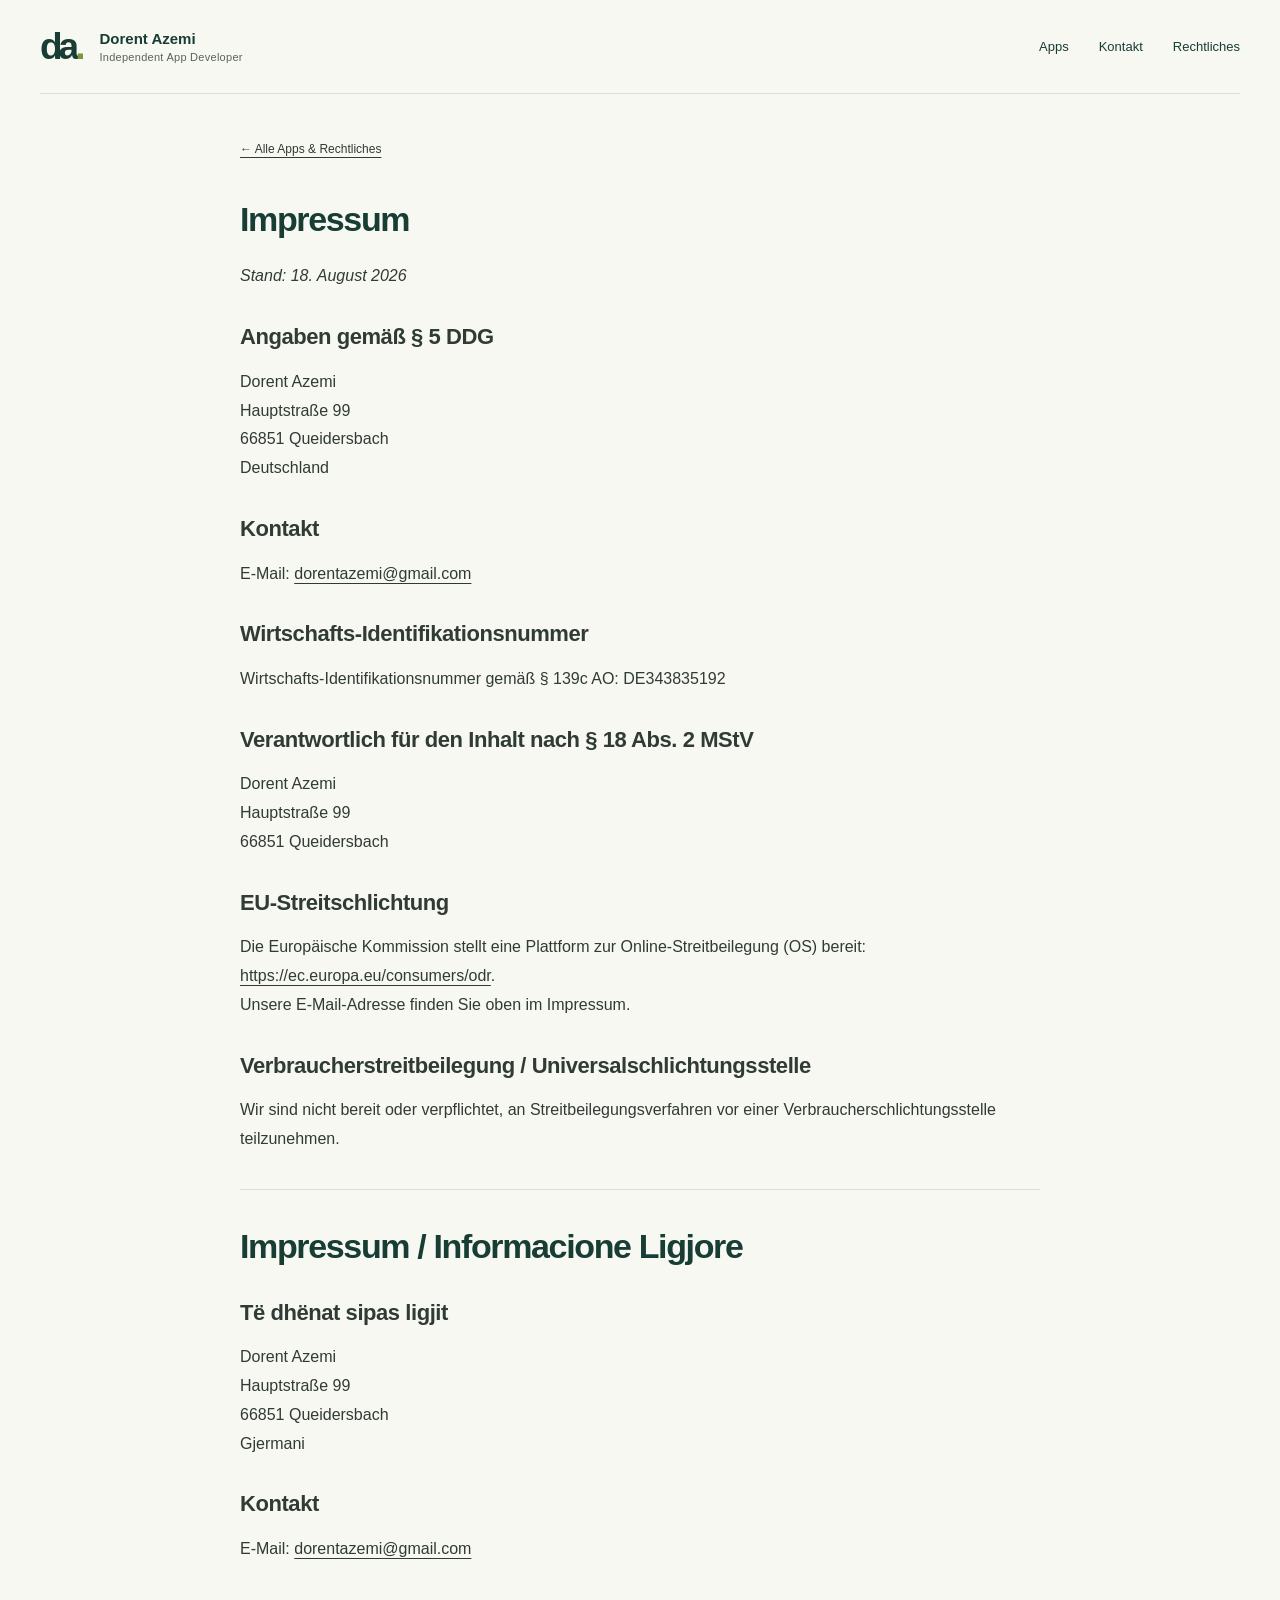
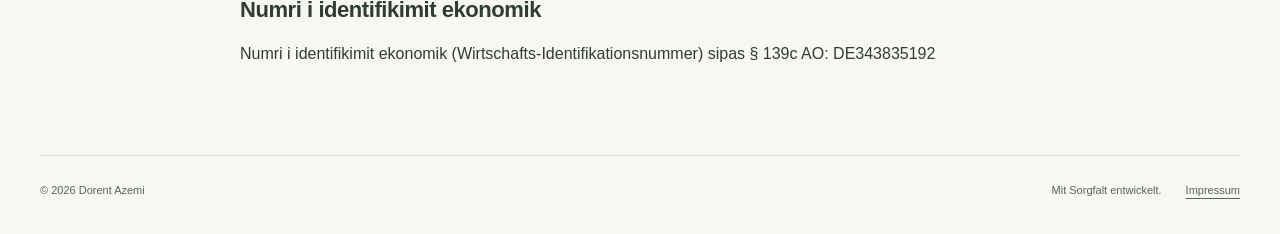
<file: impressum.html>
<!DOCTYPE html>
<html lang="de">
<head>
<meta charset="utf-8">
<meta name="viewport" content="width=device-width, initial-scale=1">
<title>Impressum – URA – Shqip &amp; Deutsch</title>
<link rel="stylesheet" href="styles.css">
</head>
<body><a class="skip-link" href="#inhalt">Zum Inhalt</a>
<header class="site-header shell"><a class="brand" href="index.html" aria-label="Dorent Azemi – Startseite"><span class="brand-mark" aria-hidden="true">da<span>.</span></span><span>Dorent Azemi<small>Independent App Developer</small></span></a><nav aria-label="Hauptnavigation"><a href="index.html#apps">Apps</a><a href="index.html#kontakt">Kontakt</a><a href="index.html#rechtliches">Rechtliches</a></nav></header><main id="inhalt" class="document shell"><a class="back-link" href="index.html#rechtliches">← Alle Apps & Rechtliches</a>
<h1>Impressum</h1>
<p><em>Stand: 18. August 2026</em></p>

<h2>Angaben gemäß § 5 DDG</h2>
<p>Dorent Azemi<br>
Hauptstraße 99<br>
66851 Queidersbach<br>
Deutschland</p>

<h2>Kontakt</h2>
<p>E-Mail: <a href="mailto:dorentazemi@gmail.com">dorentazemi@gmail.com</a></p>

<h2>Wirtschafts-Identifikationsnummer</h2>
<p>Wirtschafts-Identifikationsnummer gemäß § 139c AO: DE343835192</p>

<h2>Verantwortlich für den Inhalt nach § 18 Abs. 2 MStV</h2>
<p>Dorent Azemi<br>
Hauptstraße 99<br>
66851 Queidersbach</p>

<h2>EU-Streitschlichtung</h2>
<p>Die Europäische Kommission stellt eine Plattform zur Online-Streitbeilegung (OS) bereit: 
<a href="https://ec.europa.eu/consumers/odr" target="_blank" rel="noopener">https://ec.europa.eu/consumers/odr</a>.<br>
Unsere E-Mail-Adresse finden Sie oben im Impressum.</p>

<h2>Verbraucherstreitbeilegung / Universalschlichtungsstelle</h2>
<p>Wir sind nicht bereit oder verpflichtet, an Streitbeilegungsverfahren vor einer Verbraucherschlichtungsstelle teilzunehmen.</p>

<hr>

<h1 lang="sq">Impressum / Informacione Ligjore</h1>

<h2 lang="sq">Të dhënat sipas ligjit</h2>
<p>Dorent Azemi<br>
Hauptstraße 99<br>
66851 Queidersbach<br>
Gjermani</p>

<h2 lang="sq">Kontakt</h2>
<p>E-Mail: <a href="mailto:dorentazemi@gmail.com">dorentazemi@gmail.com</a></p>

<h2 lang="sq">Numri i identifikimit ekonomik</h2>
<p lang="sq">Numri i identifikimit ekonomik (Wirtschafts-Identifikationsnummer) sipas § 139c AO: DE343835192</p>

</main><footer class="site-footer shell"><span>© 2026 Dorent Azemi</span><span>Mit Sorgfalt entwickelt.</span><a href="impressum.html">Impressum</a></footer></body>
</html>
</file>
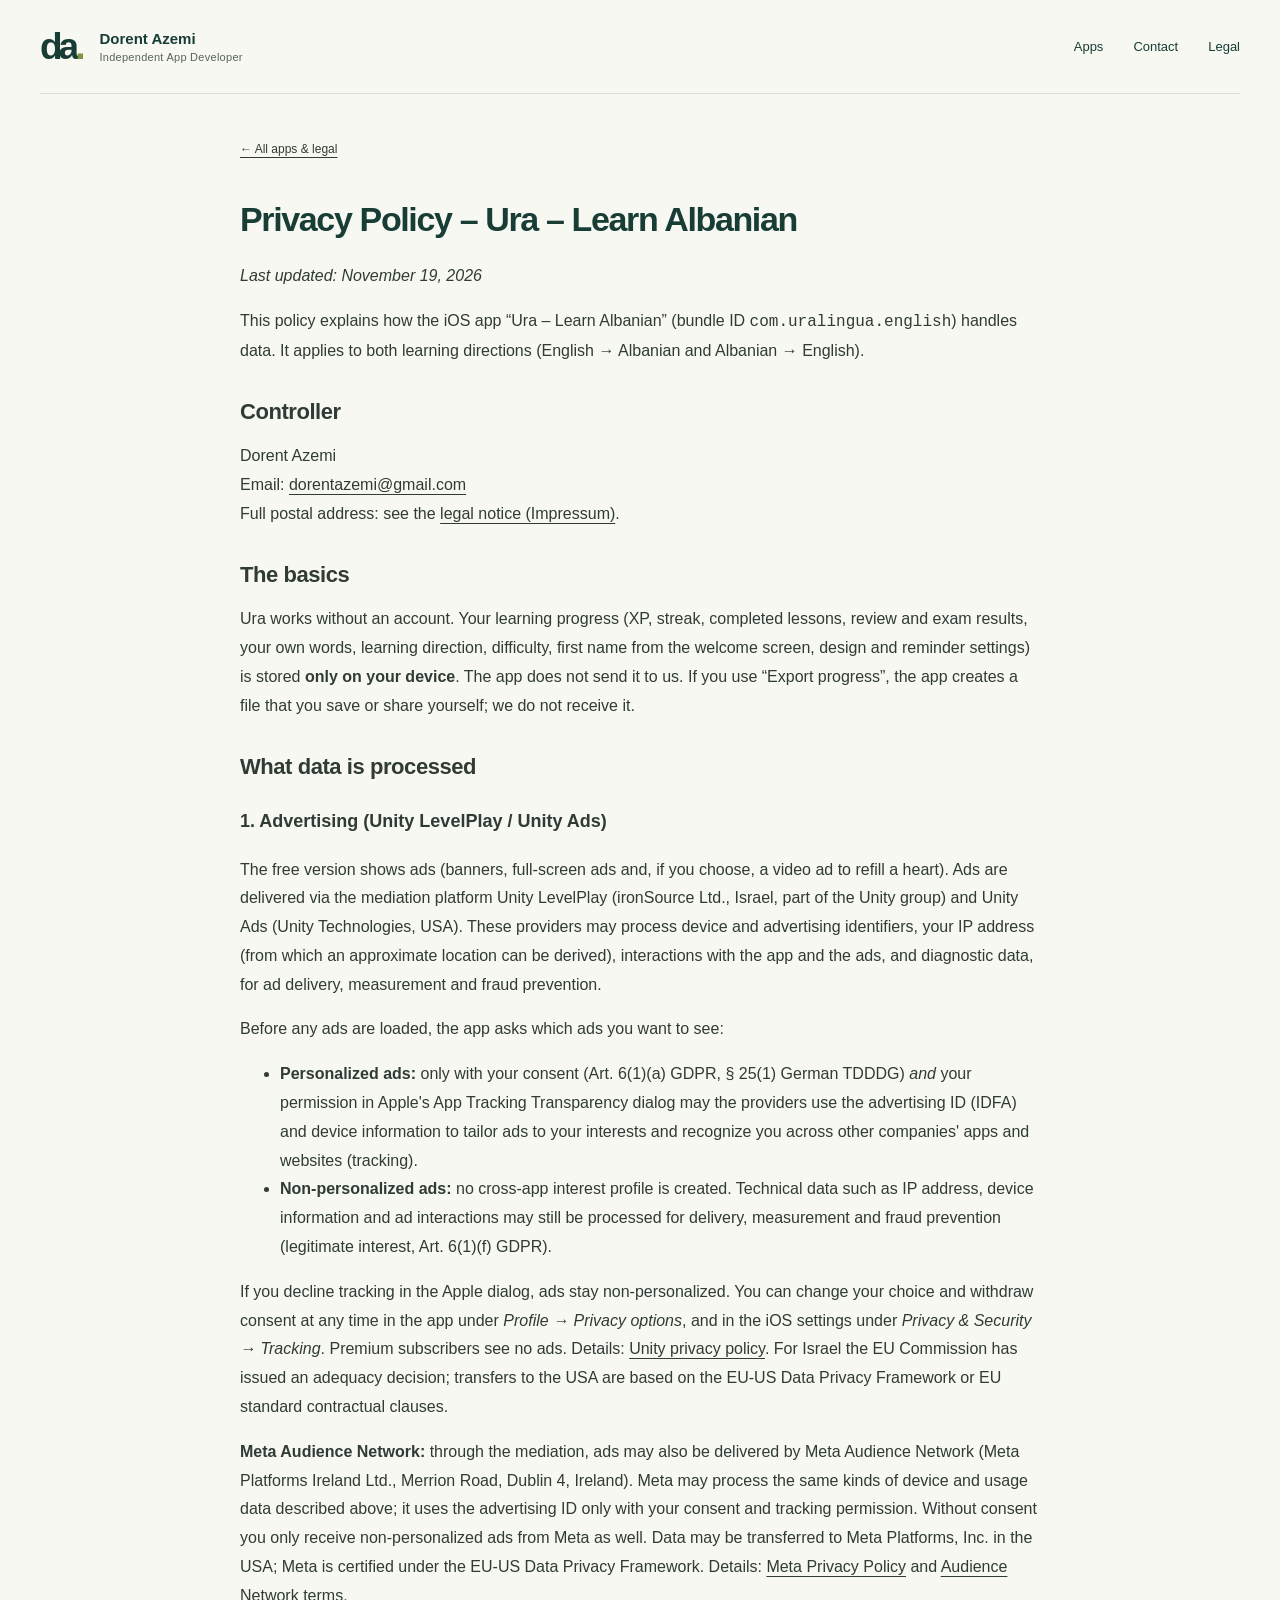
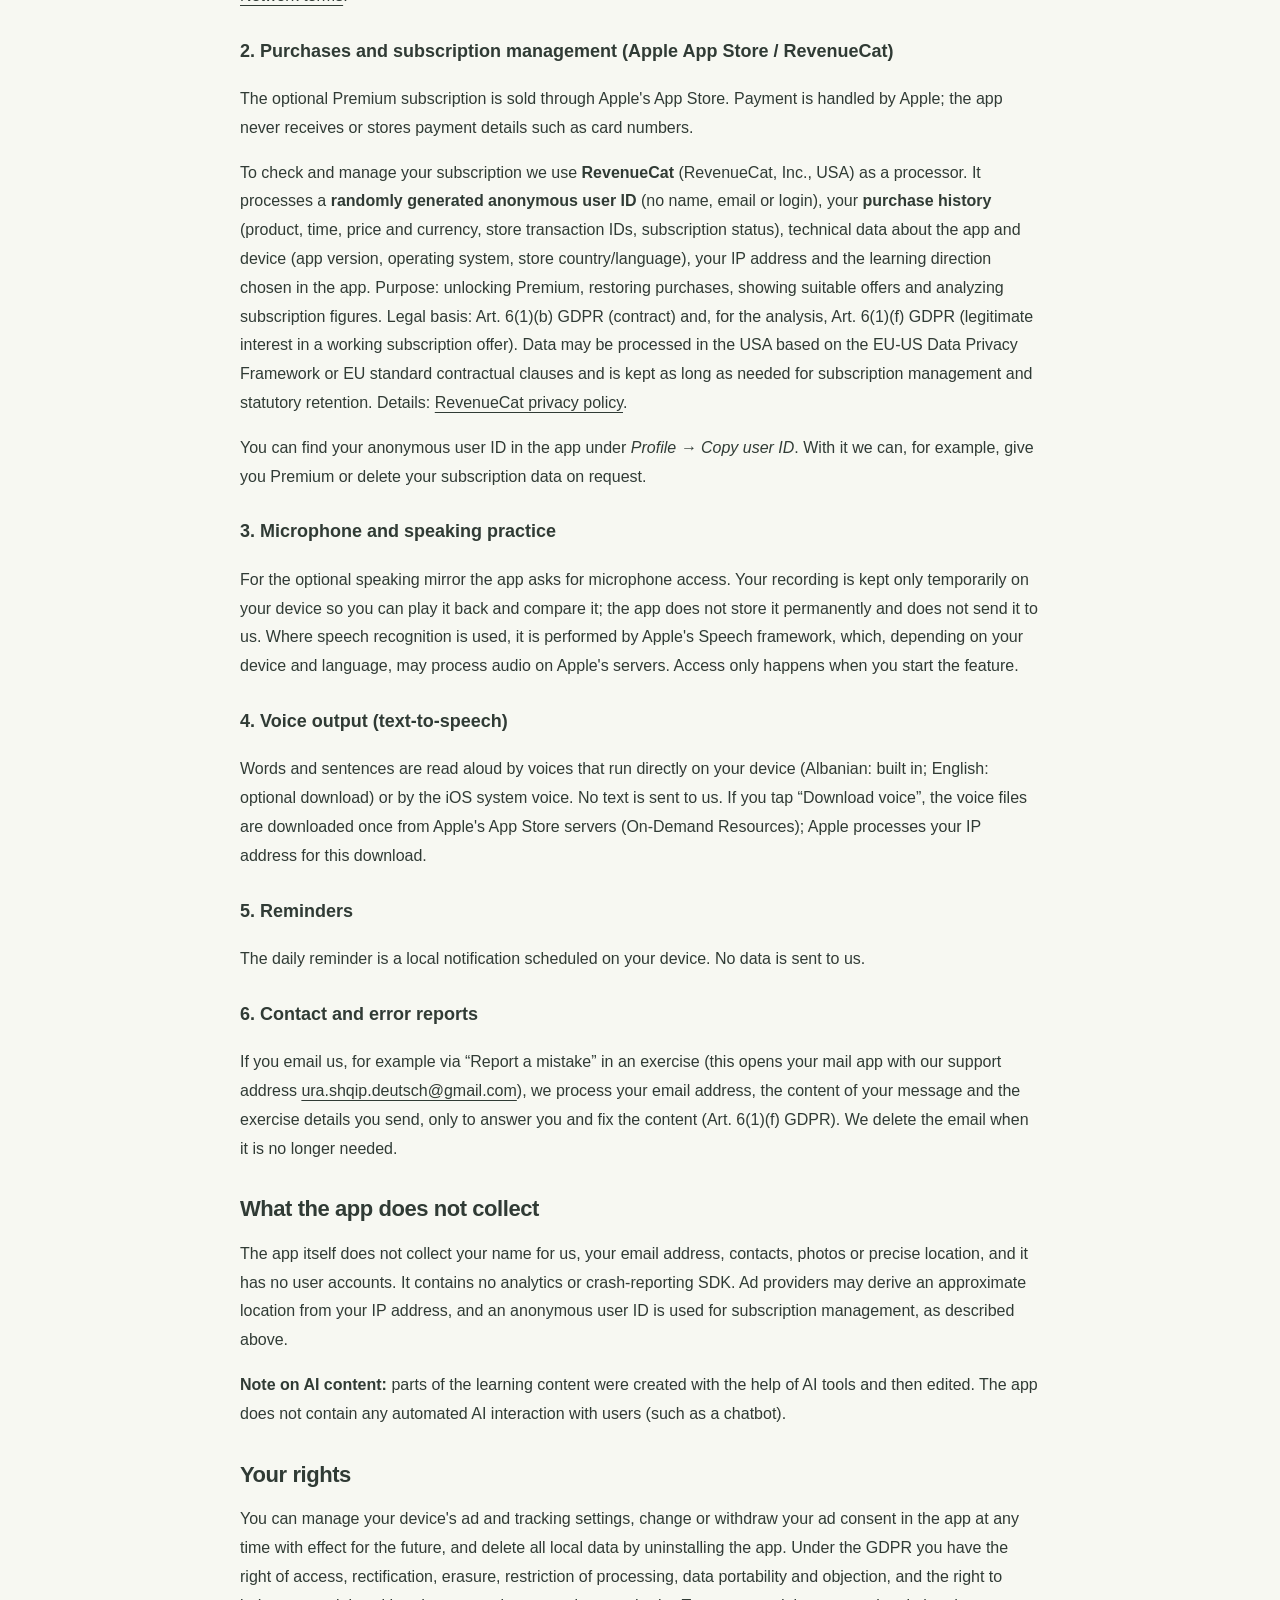
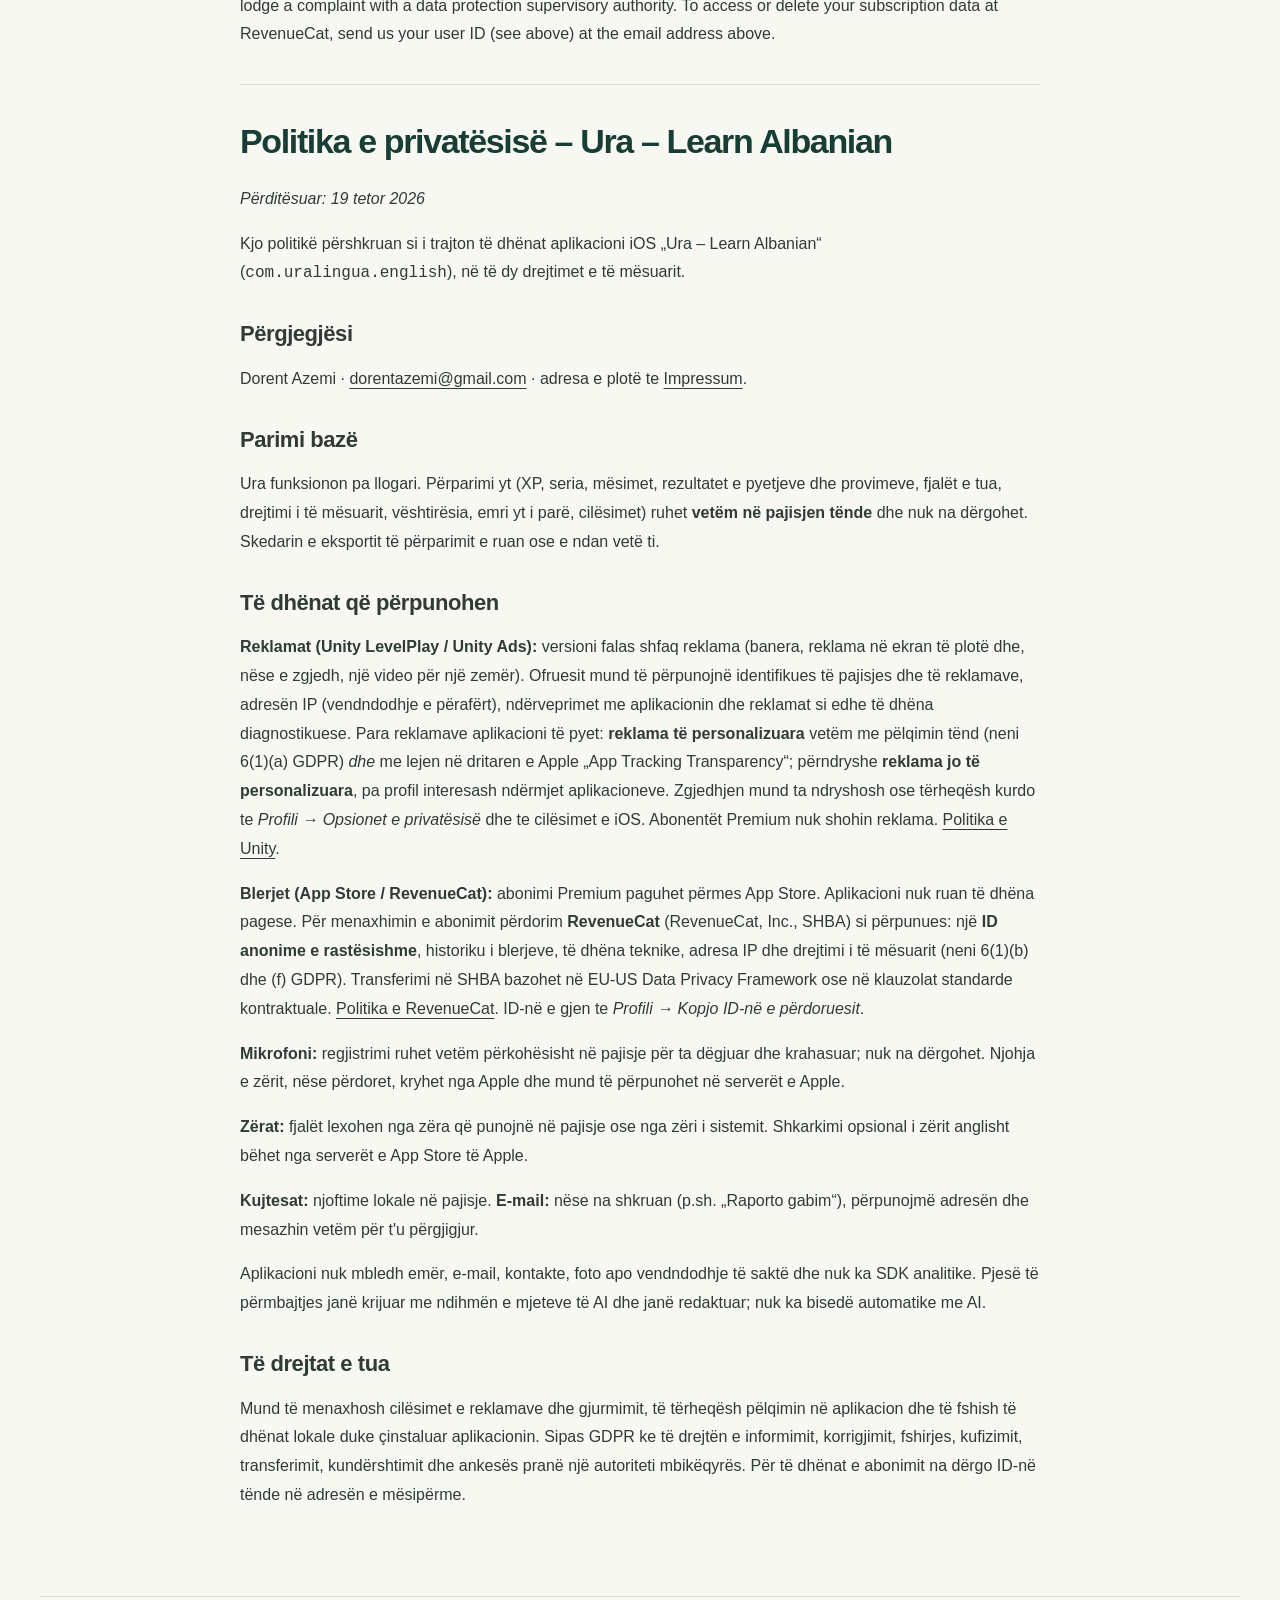
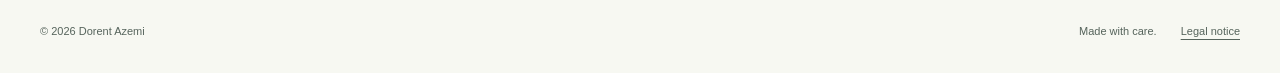
<file: privacy-ura-en.html>
<!DOCTYPE html>
<html lang="en">
<head>
<meta charset="utf-8">
<meta name="viewport" content="width=device-width, initial-scale=1">
<title>Privacy Policy – Ura – Learn Albanian</title>
<link rel="stylesheet" href="styles.css">
</head>
<body><a class="skip-link" href="#content">Skip to content</a>
<header class="site-header shell"><a class="brand" href="index.html" aria-label="Dorent Azemi – Home"><span class="brand-mark" aria-hidden="true">da<span>.</span></span><span>Dorent Azemi<small>Independent App Developer</small></span></a><nav aria-label="Main navigation"><a href="index.html#apps">Apps</a><a href="index.html#kontakt">Contact</a><a href="index.html#rechtliches">Legal</a></nav></header><main id="content" class="document shell"><a class="back-link" href="index.html#rechtliches">← All apps &amp; legal</a>
<h1 id="ura-en-privacy">Privacy Policy – Ura – Learn Albanian</h1>
<p><em>Last updated: November 19, 2026</em></p>

<p>This policy explains how the iOS app “Ura – Learn Albanian” (bundle ID
<code>com.uralingua.english</code>) handles data. It applies to both learning directions
(English → Albanian and Albanian → English).</p>

<h2>Controller</h2>
<p>Dorent Azemi<br>
Email: <a href="mailto:dorentazemi@gmail.com">dorentazemi@gmail.com</a><br>
Full postal address: see the <a href="impressum.html">legal notice (Impressum)</a>.</p>

<h2>The basics</h2>
<p>Ura works without an account. Your learning progress (XP, streak, completed lessons,
review and exam results, your own words, learning direction, difficulty, first name from the
welcome screen, design and reminder settings) is stored <strong>only on your device</strong>.
The app does not send it to us. If you use “Export progress”, the app creates a file that you
save or share yourself; we do not receive it.</p>

<h2>What data is processed</h2>
<h3>1. Advertising (Unity LevelPlay / Unity Ads)</h3>
<p>The free version shows ads (banners, full-screen ads and, if you choose, a video ad to refill
a heart). Ads are delivered via the mediation platform Unity LevelPlay (ironSource Ltd., Israel,
part of the Unity group) and Unity Ads (Unity Technologies, USA). These providers may process
device and advertising identifiers, your IP address (from which an approximate location can be
derived), interactions with the app and the ads, and diagnostic data, for ad delivery,
measurement and fraud prevention.</p>
<p>Before any ads are loaded, the app asks which ads you want to see:</p>
<ul>
<li><strong>Personalized ads:</strong> only with your consent (Art.&nbsp;6(1)(a) GDPR, §&nbsp;25(1)
German TDDDG) <em>and</em> your permission in Apple's App Tracking Transparency dialog may the
providers use the advertising ID (IDFA) and device information to tailor ads to your interests
and recognize you across other companies' apps and websites (tracking).</li>
<li><strong>Non-personalized ads:</strong> no cross-app interest profile is created. Technical
data such as IP address, device information and ad interactions may still be processed for
delivery, measurement and fraud prevention (legitimate interest, Art.&nbsp;6(1)(f) GDPR).</li>
</ul>
<p>If you decline tracking in the Apple dialog, ads stay non-personalized. You can change your
choice and withdraw consent at any time in the app under <em>Profile → Privacy options</em>, and
in the iOS settings under <em>Privacy &amp; Security → Tracking</em>. Premium subscribers see no ads.
Details: <a href="https://unity.com/legal/privacy-policy">Unity privacy policy</a>. For Israel the
EU Commission has issued an adequacy decision; transfers to the USA are based on the EU-US Data
Privacy Framework or EU standard contractual clauses.</p>
<p><strong>Meta Audience Network:</strong> through the mediation, ads may also be delivered by Meta
Audience Network (Meta Platforms Ireland Ltd., Merrion Road, Dublin 4, Ireland). Meta may process
the same kinds of device and usage data described above; it uses the advertising ID only with your
consent and tracking permission. Without consent you only receive non-personalized ads from Meta as
well. Data may be transferred to Meta Platforms, Inc. in the USA; Meta is certified under the EU-US
Data Privacy Framework. Details: <a href="https://www.facebook.com/privacy/policy/">Meta Privacy Policy</a>
and <a href="https://www.facebook.com/legal/terms/audience_network">Audience Network terms</a>.</p>

<h3>2. Purchases and subscription management (Apple App Store / RevenueCat)</h3>
<p>The optional Premium subscription is sold through Apple's App Store. Payment is handled by
Apple; the app never receives or stores payment details such as card numbers.</p>
<p>To check and manage your subscription we use <strong>RevenueCat</strong> (RevenueCat, Inc., USA)
as a processor. It processes a <strong>randomly generated anonymous user ID</strong> (no name,
email or login), your <strong>purchase history</strong> (product, time, price and currency, store
transaction IDs, subscription status), technical data about the app and device (app version,
operating system, store country/language), your IP address and the learning direction chosen in
the app. Purpose: unlocking Premium, restoring purchases, showing suitable offers and analyzing
subscription figures. Legal basis: Art.&nbsp;6(1)(b) GDPR (contract) and, for the analysis,
Art.&nbsp;6(1)(f) GDPR (legitimate interest in a working subscription offer). Data may be processed
in the USA based on the EU-US Data Privacy Framework or EU standard contractual clauses and is
kept as long as needed for subscription management and statutory retention.
Details: <a href="https://www.revenuecat.com/privacy/">RevenueCat privacy policy</a>.</p>
<p>You can find your anonymous user ID in the app under <em>Profile → Copy user ID</em>. With it we
can, for example, give you Premium or delete your subscription data on request.</p>

<h3>3. Microphone and speaking practice</h3>
<p>For the optional speaking mirror the app asks for microphone access. Your recording is kept
only temporarily on your device so you can play it back and compare it; the app does not store
it permanently and does not send it to us. Where speech recognition is used, it is performed by
Apple's Speech framework, which, depending on your device and language, may process audio on
Apple's servers. Access only happens when you start the feature.</p>

<h3>4. Voice output (text-to-speech)</h3>
<p>Words and sentences are read aloud by voices that run directly on your device (Albanian:
built in; English: optional download) or by the iOS system voice. No text is sent to us. If you
tap “Download voice”, the voice files are downloaded once from Apple's App Store servers
(On-Demand Resources); Apple processes your IP address for this download.</p>

<h3>5. Reminders</h3>
<p>The daily reminder is a local notification scheduled on your device. No data is sent to us.</p>

<h3>6. Contact and error reports</h3>
<p>If you email us, for example via “Report a mistake” in an exercise (this opens your mail app
with our support address <a href="mailto:ura.shqip.deutsch@gmail.com">ura.shqip.deutsch@gmail.com</a>),
we process your email address, the content of your message and the exercise details you send, only to answer you and
fix the content (Art.&nbsp;6(1)(f) GDPR). We delete the email when it is no longer needed.</p>

<h2>What the app does not collect</h2>
<p>The app itself does not collect your name for us, your email address, contacts, photos or
precise location, and it has no user accounts. It contains no analytics or crash-reporting SDK.
Ad providers may derive an approximate location from your IP address, and an anonymous user ID
is used for subscription management, as described above.</p>

<p><strong>Note on AI content:</strong> parts of the learning content were created with the help of
AI tools and then edited. The app does not contain any automated AI interaction with users (such
as a chatbot).</p>

<h2>Your rights</h2>
<p>You can manage your device's ad and tracking settings, change or withdraw your ad consent in
the app at any time with effect for the future, and delete all local data by uninstalling the
app. Under the GDPR you have the right of access, rectification, erasure, restriction of
processing, data portability and objection, and the right to lodge a complaint with a data
protection supervisory authority. To access or delete your subscription data at RevenueCat,
send us your user ID (see above) at the email address above.</p>

<hr>

<h1 lang="sq">Politika e privatësisë – Ura – Learn Albanian</h1>
<p lang="sq"><em>Përditësuar: 19 tetor 2026</em></p>
<p lang="sq">Kjo politikë përshkruan si i trajton të dhënat aplikacioni iOS „Ura – Learn Albanian“
(<code>com.uralingua.english</code>), në të dy drejtimet e të mësuarit.</p>

<h2 lang="sq">Përgjegjësi</h2>
<p lang="sq">Dorent Azemi · <a href="mailto:dorentazemi@gmail.com">dorentazemi@gmail.com</a> ·
adresa e plotë te <a href="impressum.html">Impressum</a>.</p>

<h2 lang="sq">Parimi bazë</h2>
<p lang="sq">Ura funksionon pa llogari. Përparimi yt (XP, seria, mësimet, rezultatet e pyetjeve dhe
provimeve, fjalët e tua, drejtimi i të mësuarit, vështirësia, emri yt i parë, cilësimet) ruhet
<strong>vetëm në pajisjen tënde</strong> dhe nuk na dërgohet. Skedarin e eksportit të përparimit
e ruan ose e ndan vetë ti.</p>

<h2 lang="sq">Të dhënat që përpunohen</h2>
<p lang="sq"><strong>Reklamat (Unity LevelPlay / Unity Ads):</strong> versioni falas shfaq reklama
(banera, reklama në ekran të plotë dhe, nëse e zgjedh, një video për një zemër). Ofruesit mund të
përpunojnë identifikues të pajisjes dhe të reklamave, adresën IP (vendndodhje e përafërt),
ndërveprimet me aplikacionin dhe reklamat si edhe të dhëna diagnostikuese. Para reklamave
aplikacioni të pyet: <strong>reklama të personalizuara</strong> vetëm me pëlqimin tënd (neni 6(1)(a)
GDPR) <em>dhe</em> me lejen në dritaren e Apple „App Tracking Transparency“; përndryshe
<strong>reklama jo të personalizuara</strong>, pa profil interesash ndërmjet aplikacioneve. Zgjedhjen
mund ta ndryshosh ose tërheqësh kurdo te <em>Profili → Opsionet e privatësisë</em> dhe te cilësimet e
iOS. Abonentët Premium nuk shohin reklama.
<a href="https://unity.com/legal/privacy-policy">Politika e Unity</a>.</p>
<p lang="sq"><strong>Blerjet (App Store / RevenueCat):</strong> abonimi Premium paguhet përmes App Store.
Aplikacioni nuk ruan të dhëna pagese. Për menaxhimin e abonimit përdorim <strong>RevenueCat</strong>
(RevenueCat, Inc., SHBA) si përpunues: një <strong>ID anonime e rastësishme</strong>, historiku i
blerjeve, të dhëna teknike, adresa IP dhe drejtimi i të mësuarit (neni 6(1)(b) dhe (f) GDPR).
Transferimi në SHBA bazohet në EU-US Data Privacy Framework ose në klauzolat standarde kontraktuale.
<a href="https://www.revenuecat.com/privacy/">Politika e RevenueCat</a>. ID-në e gjen te
<em>Profili → Kopjo ID-në e përdoruesit</em>.</p>
<p lang="sq"><strong>Mikrofoni:</strong> regjistrimi ruhet vetëm përkohësisht në pajisje për ta dëgjuar
dhe krahasuar; nuk na dërgohet. Njohja e zërit, nëse përdoret, kryhet nga Apple dhe mund të
përpunohet në serverët e Apple.</p>
<p lang="sq"><strong>Zërat:</strong> fjalët lexohen nga zëra që punojnë në pajisje ose nga zëri i sistemit.
Shkarkimi opsional i zërit anglisht bëhet nga serverët e App Store të Apple.</p>
<p lang="sq"><strong>Kujtesat:</strong> njoftime lokale në pajisje. <strong>E-mail:</strong> nëse na shkruan
(p.sh. „Raporto gabim“), përpunojmë adresën dhe mesazhin vetëm për t'u përgjigjur.</p>
<p lang="sq">Aplikacioni nuk mbledh emër, e-mail, kontakte, foto apo vendndodhje të saktë dhe nuk ka
SDK analitike. Pjesë të përmbajtjes janë krijuar me ndihmën e mjeteve të AI dhe janë redaktuar;
nuk ka bisedë automatike me AI.</p>

<h2 lang="sq">Të drejtat e tua</h2>
<p lang="sq">Mund të menaxhosh cilësimet e reklamave dhe gjurmimit, të tërheqësh pëlqimin në aplikacion
dhe të fshish të dhënat lokale duke çinstaluar aplikacionin. Sipas GDPR ke të drejtën e informimit,
korrigjimit, fshirjes, kufizimit, transferimit, kundërshtimit dhe ankesës pranë një autoriteti
mbikëqyrës. Për të dhënat e abonimit na dërgo ID-në tënde në adresën e mësipërme.</p>

</main><footer class="site-footer shell"><span>© 2026 Dorent Azemi</span><span>Made with care.</span><a href="impressum.html">Legal notice</a></footer></body>
</html>
</file>
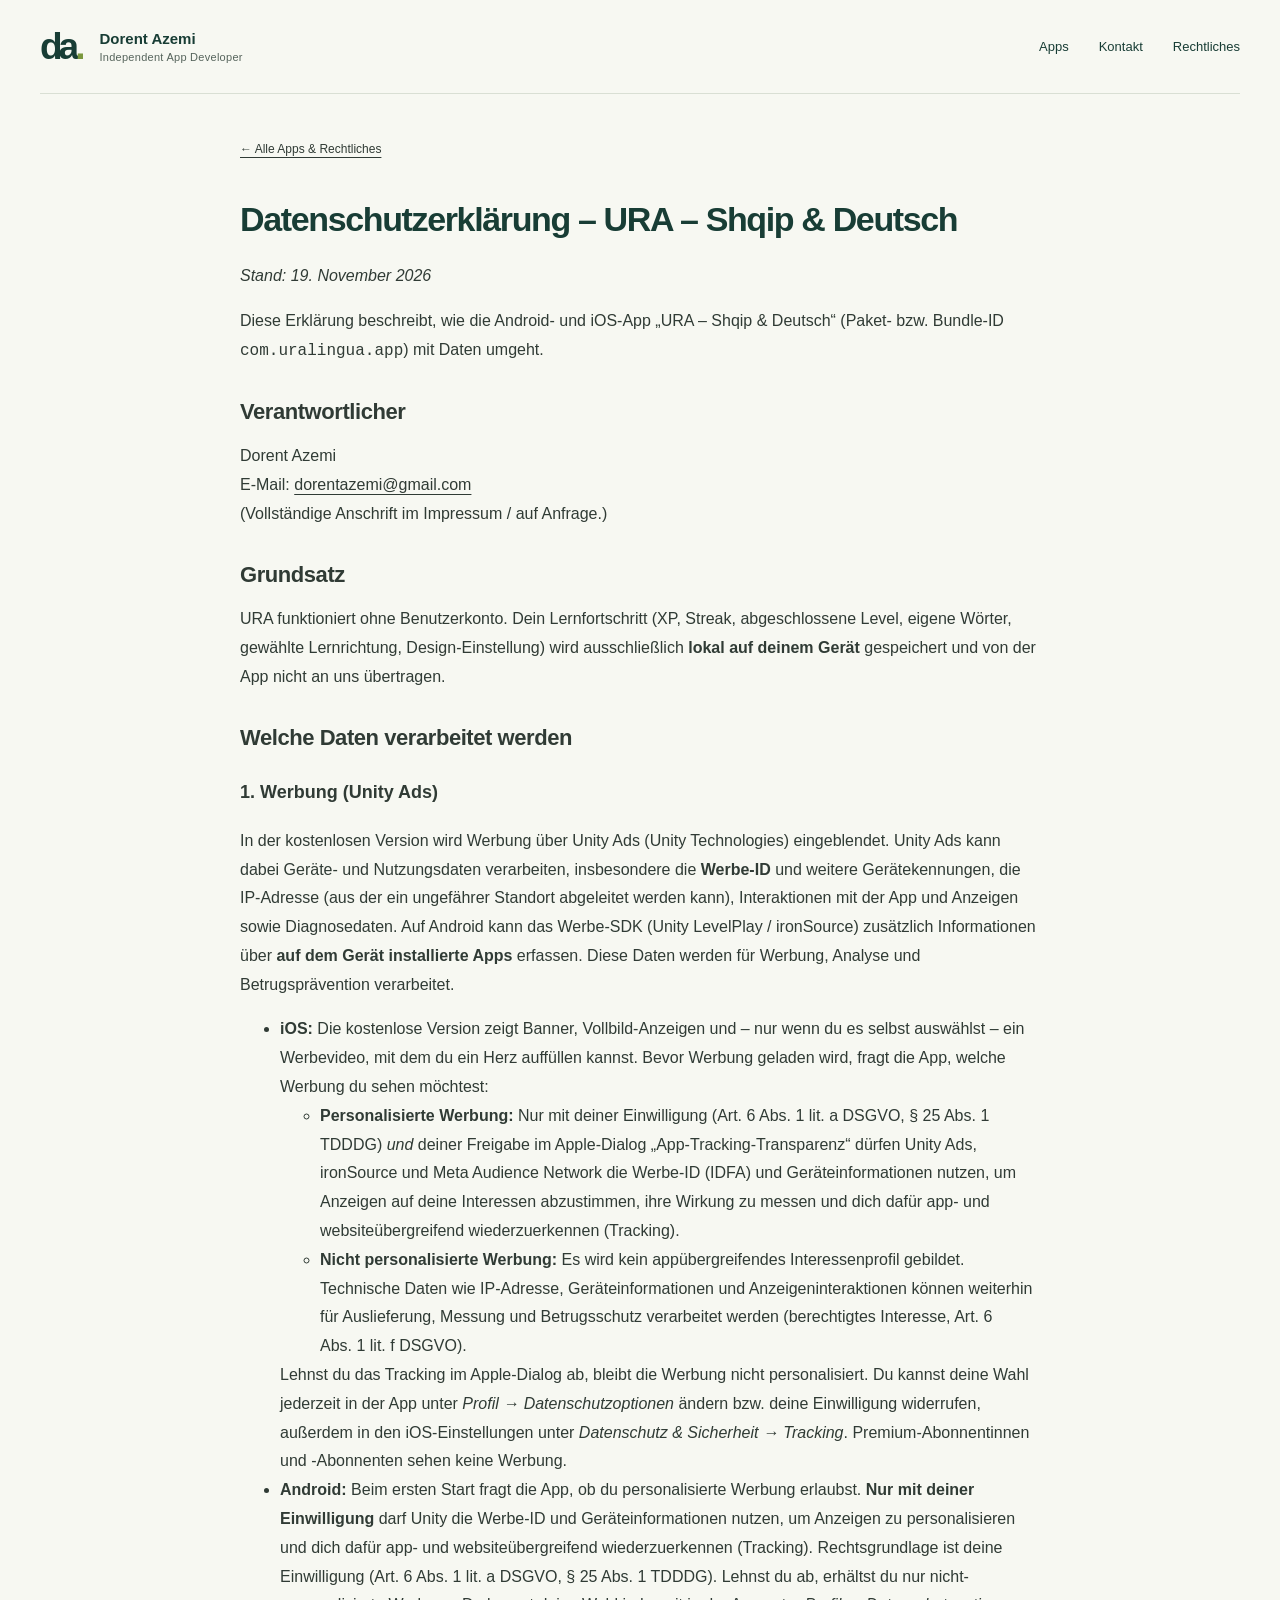
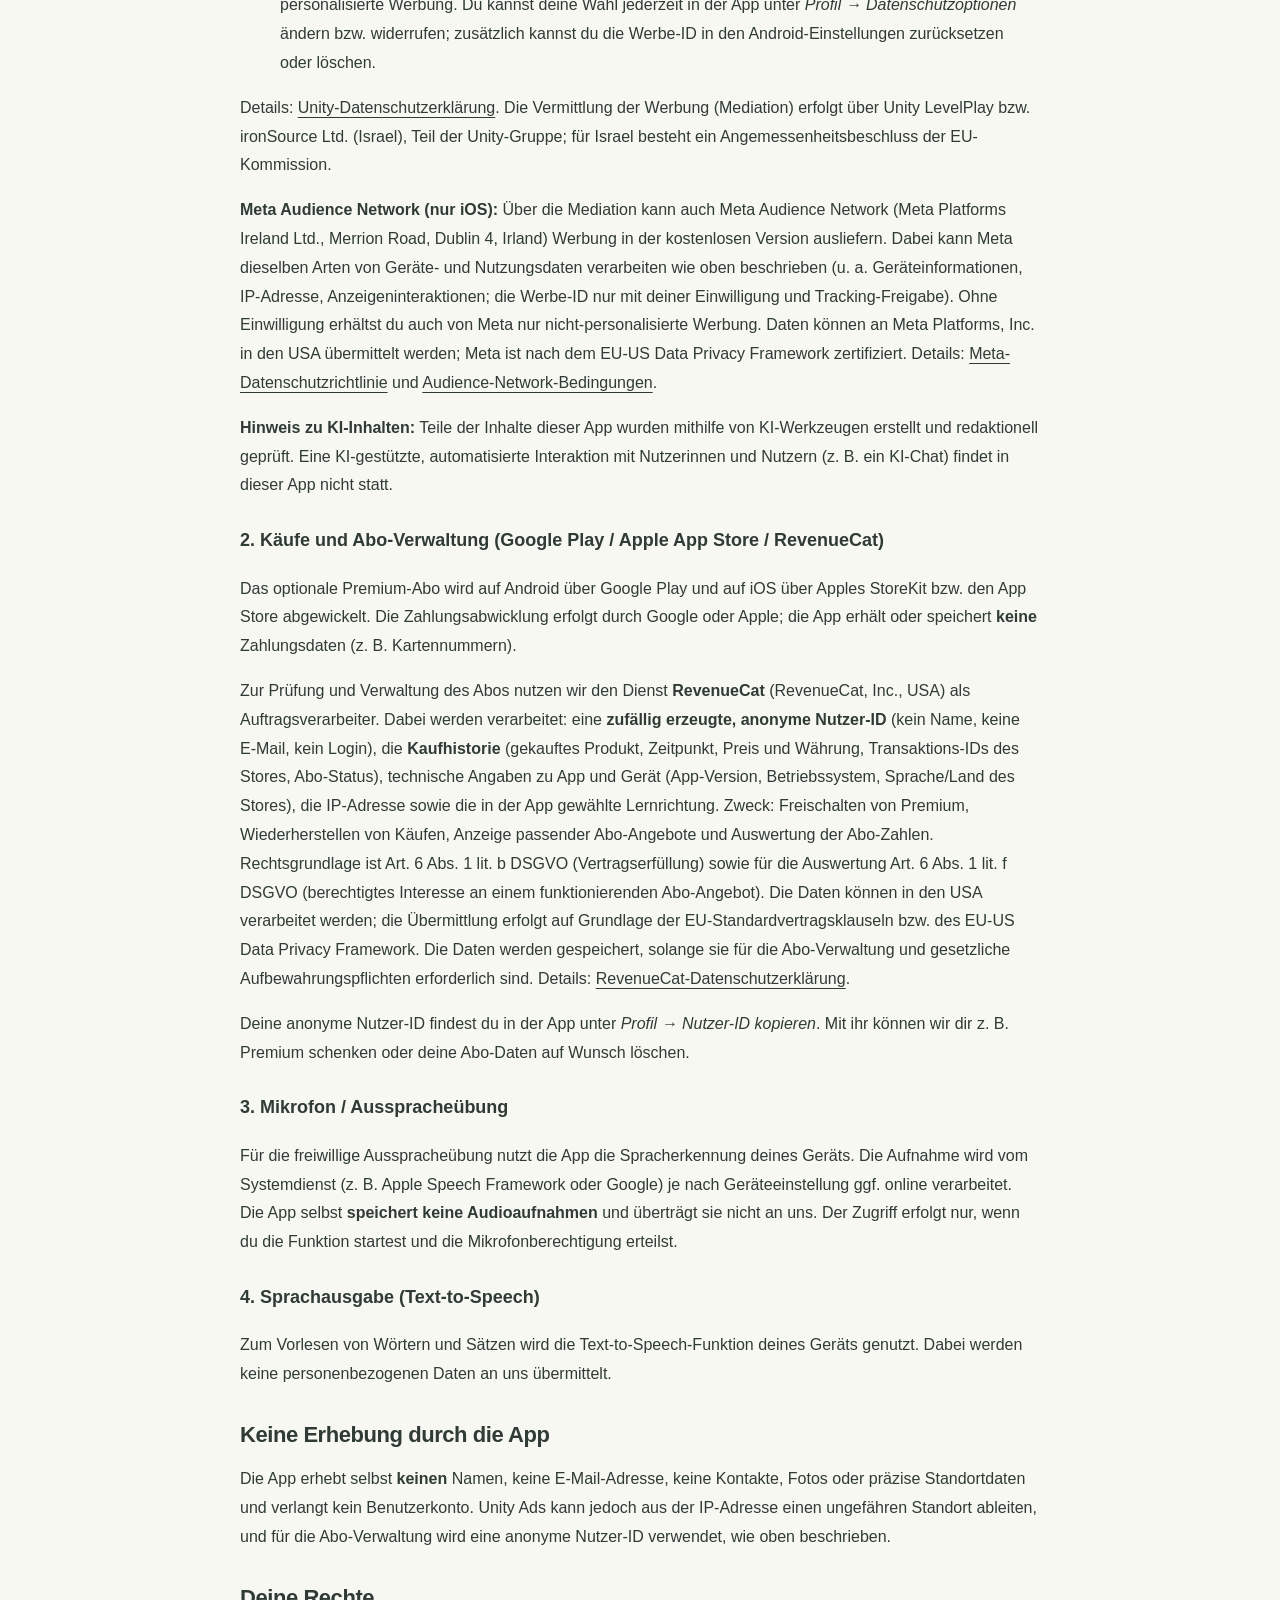
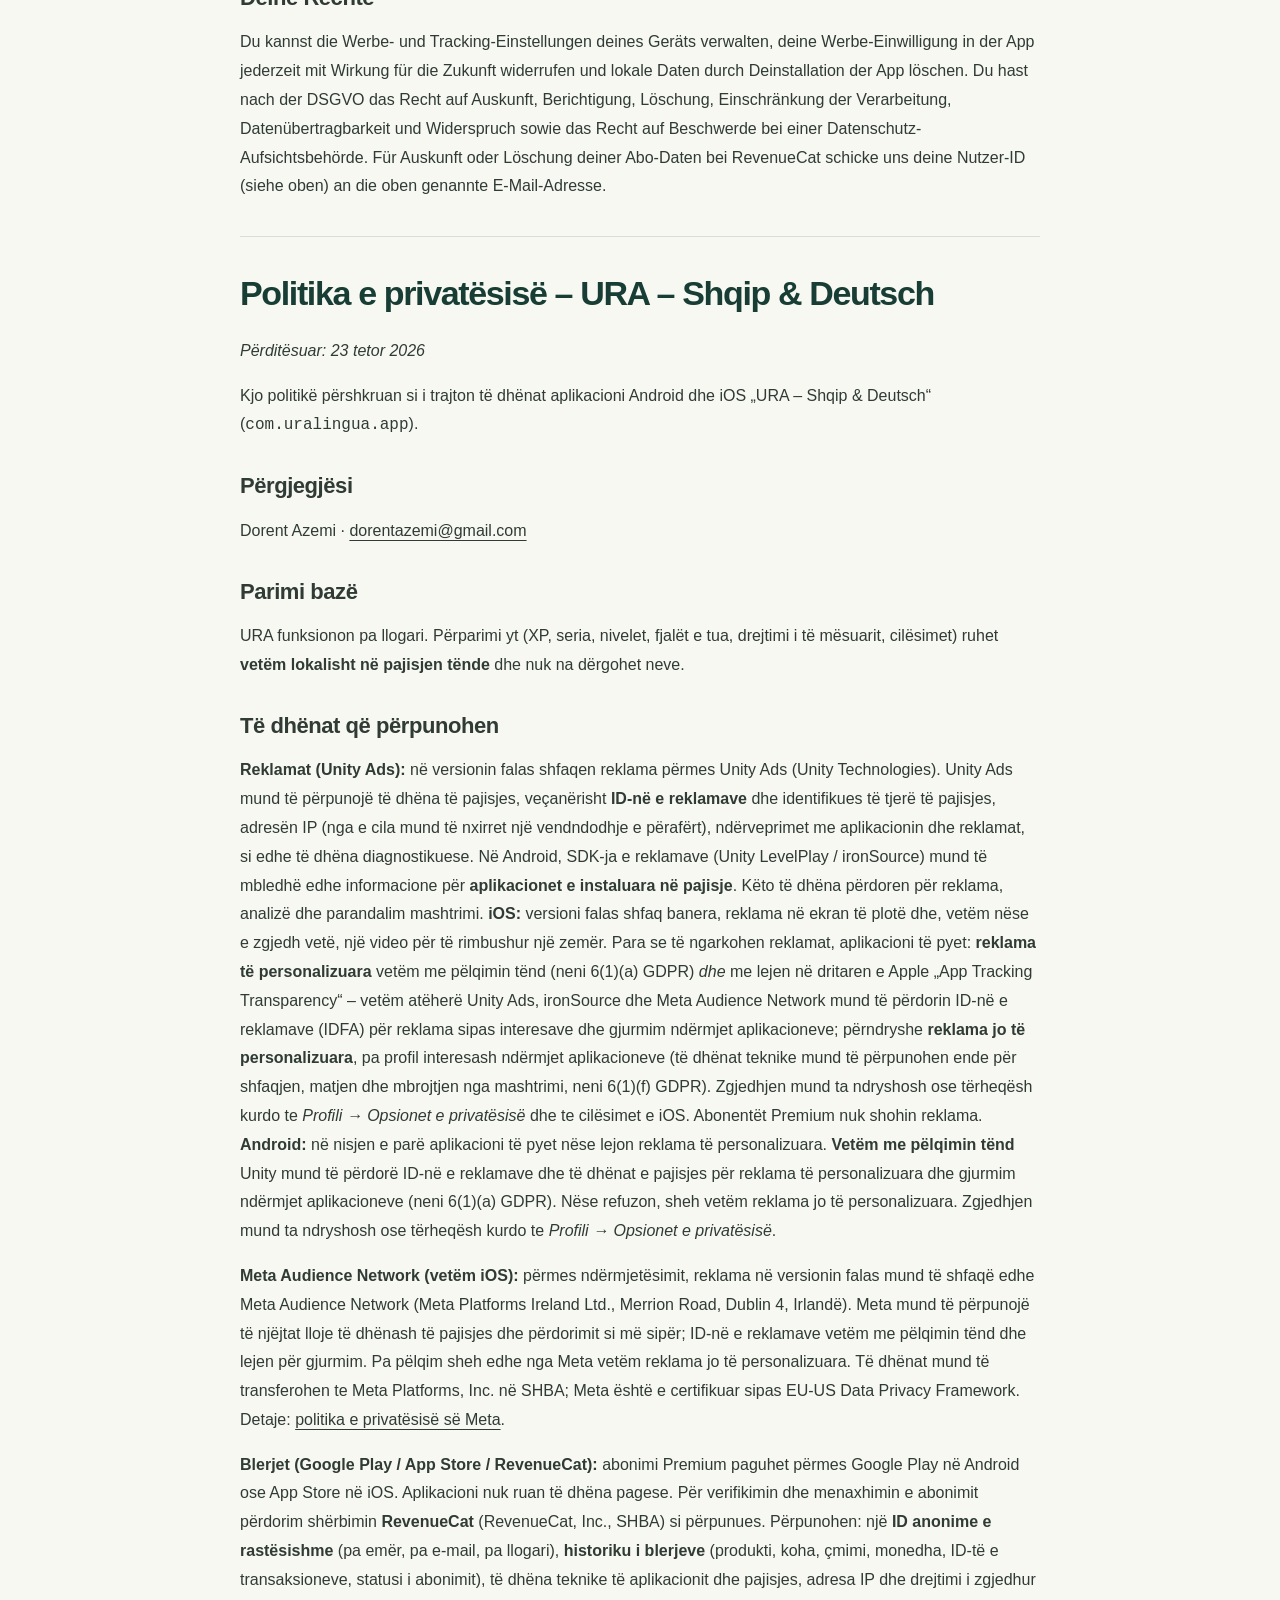
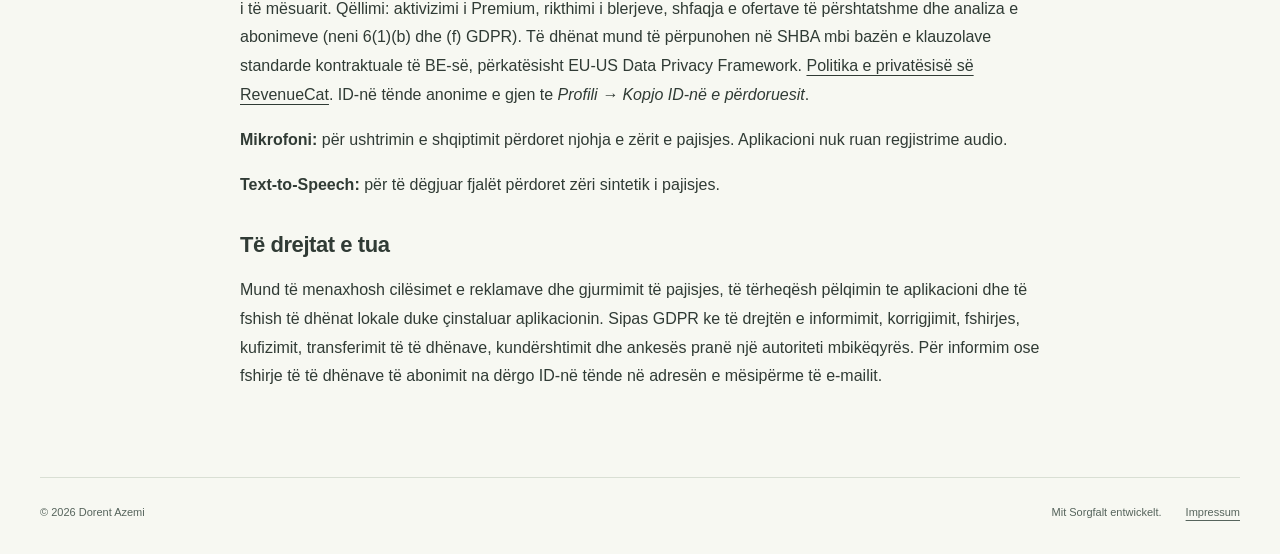
<file: privacy-ura.html>
<!DOCTYPE html>
<html lang="de">
<head>
<meta charset="utf-8">
<meta name="viewport" content="width=device-width, initial-scale=1">
<title>Datenschutzerklärung – URA – Shqip &amp; Deutsch</title>
<link rel="stylesheet" href="styles.css">
</head>
<body><a class="skip-link" href="#inhalt">Zum Inhalt</a>
<header class="site-header shell"><a class="brand" href="index.html" aria-label="Dorent Azemi – Startseite"><span class="brand-mark" aria-hidden="true">da<span>.</span></span><span>Dorent Azemi<small>Independent App Developer</small></span></a><nav aria-label="Hauptnavigation"><a href="index.html#apps">Apps</a><a href="index.html#kontakt">Kontakt</a><a href="index.html#rechtliches">Rechtliches</a></nav></header><main id="inhalt" class="document shell"><a class="back-link" href="index.html#rechtliches">← Alle Apps & Rechtliches</a>
<h1 id="ura-datenschutz">Datenschutzerklärung – URA – Shqip &amp; Deutsch</h1>
<p><em>Stand: 19. November 2026</em></p>

<p>Diese Erklärung beschreibt, wie die Android- und iOS-App „URA – Shqip &amp; Deutsch“
(Paket- bzw. Bundle-ID <code>com.uralingua.app</code>) mit Daten umgeht.</p>

<h2>Verantwortlicher</h2>
<p>Dorent Azemi<br>
E-Mail: <a href="mailto:dorentazemi@gmail.com">dorentazemi@gmail.com</a><br>
(Vollständige Anschrift im Impressum / auf Anfrage.)</p>

<h2>Grundsatz</h2>
<p>URA funktioniert ohne Benutzerkonto. Dein Lernfortschritt (XP, Streak, abgeschlossene
Level, eigene Wörter, gewählte Lernrichtung, Design-Einstellung) wird ausschließlich
<strong>lokal auf deinem Gerät</strong> gespeichert und von der App nicht an uns übertragen.</p>

<h2>Welche Daten verarbeitet werden</h2>
<h3>1. Werbung (Unity Ads)</h3>
<p>In der kostenlosen Version wird Werbung über Unity Ads (Unity Technologies) eingeblendet. Unity Ads kann dabei
Geräte- und Nutzungsdaten verarbeiten, insbesondere die <strong>Werbe-ID</strong> und weitere
Gerätekennungen, die IP-Adresse (aus der ein ungefährer Standort abgeleitet werden kann),
Interaktionen mit der App und Anzeigen sowie Diagnosedaten. Auf Android kann das Werbe-SDK
(Unity LevelPlay / ironSource) zusätzlich Informationen über <strong>auf dem Gerät installierte Apps</strong>
erfassen. Diese Daten werden für Werbung, Analyse und Betrugsprävention verarbeitet.</p>
<ul>
<li><strong>iOS:</strong> Die kostenlose Version zeigt Banner, Vollbild-Anzeigen und – nur wenn du es selbst auswählst – ein Werbevideo, mit dem du ein Herz auffüllen kannst. Bevor Werbung geladen wird, fragt die App, welche Werbung du sehen möchtest:
<ul>
<li><strong>Personalisierte Werbung:</strong> Nur mit deiner Einwilligung (Art.&nbsp;6 Abs.&nbsp;1 lit.&nbsp;a DSGVO, §&nbsp;25 Abs.&nbsp;1 TDDDG) <em>und</em> deiner Freigabe im Apple-Dialog „App-Tracking-Transparenz“ dürfen Unity Ads, ironSource und Meta Audience Network die Werbe-ID (IDFA) und Geräteinformationen nutzen, um Anzeigen auf deine Interessen abzustimmen, ihre Wirkung zu messen und dich dafür app- und websiteübergreifend wiederzuerkennen (Tracking).</li>
<li><strong>Nicht personalisierte Werbung:</strong> Es wird kein appübergreifendes Interessenprofil gebildet. Technische Daten wie IP-Adresse, Geräteinformationen und Anzeigeninteraktionen können weiterhin für Auslieferung, Messung und Betrugsschutz verarbeitet werden (berechtigtes Interesse, Art.&nbsp;6 Abs.&nbsp;1 lit.&nbsp;f DSGVO).</li>
</ul>
Lehnst du das Tracking im Apple-Dialog ab, bleibt die Werbung nicht personalisiert. Du kannst deine Wahl jederzeit in der App unter <em>Profil → Datenschutzoptionen</em> ändern bzw. deine Einwilligung widerrufen, außerdem in den iOS-Einstellungen unter <em>Datenschutz &amp; Sicherheit → Tracking</em>. Premium-Abonnentinnen und -Abonnenten sehen keine Werbung.</li>
<li><strong>Android:</strong> Beim ersten Start fragt die App, ob du personalisierte Werbung erlaubst. <strong>Nur mit deiner Einwilligung</strong> darf Unity die Werbe-ID und Geräteinformationen nutzen, um Anzeigen zu personalisieren und dich dafür app- und websiteübergreifend wiederzuerkennen (Tracking). Rechtsgrundlage ist deine Einwilligung (Art.&nbsp;6 Abs.&nbsp;1 lit.&nbsp;a DSGVO, §&nbsp;25 Abs.&nbsp;1 TDDDG). Lehnst du ab, erhältst du nur nicht-personalisierte Werbung. Du kannst deine Wahl jederzeit in der App unter <em>Profil → Datenschutzoptionen</em> ändern bzw. widerrufen; zusätzlich kannst du die Werbe-ID in den Android-Einstellungen zurücksetzen oder löschen.</li>
</ul>
<p>Details: <a href="https://unity.com/legal/privacy-policy">Unity-Datenschutzerklärung</a>.
Die Vermittlung der Werbung (Mediation) erfolgt über Unity LevelPlay bzw. ironSource Ltd. (Israel), Teil der Unity-Gruppe; für Israel besteht ein Angemessenheitsbeschluss der EU-Kommission.</p>
<p><strong>Meta Audience Network (nur iOS):</strong> Über die Mediation kann auch Meta Audience Network
(Meta Platforms Ireland Ltd., Merrion Road, Dublin 4, Irland) Werbung in der kostenlosen Version ausliefern.
Dabei kann Meta dieselben Arten von Geräte- und Nutzungsdaten verarbeiten wie oben beschrieben (u.&nbsp;a. Geräteinformationen,
IP-Adresse, Anzeigeninteraktionen; die Werbe-ID nur mit deiner Einwilligung und Tracking-Freigabe). Ohne Einwilligung
erhältst du auch von Meta nur nicht-personalisierte Werbung. Daten können an Meta Platforms, Inc. in den USA übermittelt
werden; Meta ist nach dem EU-US Data Privacy Framework zertifiziert. Details:
<a href="https://www.facebook.com/privacy/policy/">Meta-Datenschutzrichtlinie</a> und
<a href="https://www.facebook.com/legal/terms/audience_network">Audience-Network-Bedingungen</a>.</p>
<p><strong>Hinweis zu KI-Inhalten:</strong> Teile der Inhalte dieser App wurden mithilfe von KI-Werkzeugen erstellt und redaktionell geprüft. Eine KI-gestützte, automatisierte Interaktion mit Nutzerinnen und Nutzern (z. B. ein KI-Chat) findet in dieser App nicht statt.</p>

<h3>2. Käufe und Abo-Verwaltung (Google Play / Apple App Store / RevenueCat)</h3>
<p>Das optionale Premium-Abo wird auf Android über Google Play und auf iOS über Apples
StoreKit bzw. den App Store abgewickelt. Die Zahlungsabwicklung erfolgt durch Google oder
Apple; die App erhält oder speichert <strong>keine</strong> Zahlungsdaten (z.&nbsp;B. Kartennummern).</p>
<p>Zur Prüfung und Verwaltung des Abos nutzen wir den Dienst <strong>RevenueCat</strong>
(RevenueCat, Inc., USA) als Auftragsverarbeiter. Dabei werden verarbeitet: eine
<strong>zufällig erzeugte, anonyme Nutzer-ID</strong> (kein Name, keine E-Mail, kein Login),
die <strong>Kaufhistorie</strong> (gekauftes Produkt, Zeitpunkt, Preis und Währung,
Transaktions-IDs des Stores, Abo-Status), technische Angaben zu App und Gerät
(App-Version, Betriebssystem, Sprache/Land des Stores), die IP-Adresse sowie die in der App
gewählte Lernrichtung. Zweck: Freischalten von Premium, Wiederherstellen von Käufen,
Anzeige passender Abo-Angebote und Auswertung der Abo-Zahlen. Rechtsgrundlage ist
Art.&nbsp;6 Abs.&nbsp;1 lit.&nbsp;b DSGVO (Vertragserfüllung) sowie für die Auswertung
Art.&nbsp;6 Abs.&nbsp;1 lit.&nbsp;f DSGVO (berechtigtes Interesse an einem funktionierenden
Abo-Angebot). Die Daten können in den USA verarbeitet werden; die Übermittlung erfolgt auf
Grundlage der EU-Standardvertragsklauseln bzw. des EU-US Data Privacy Framework. Die Daten
werden gespeichert, solange sie für die Abo-Verwaltung und gesetzliche
Aufbewahrungspflichten erforderlich sind. Details:
<a href="https://www.revenuecat.com/privacy/">RevenueCat-Datenschutzerklärung</a>.</p>
<p>Deine anonyme Nutzer-ID findest du in der App unter <em>Profil → Nutzer-ID kopieren</em>.
Mit ihr können wir dir z.&nbsp;B. Premium schenken oder deine Abo-Daten auf Wunsch löschen.</p>

<h3>3. Mikrofon / Ausspracheübung</h3>
<p>Für die freiwillige Ausspracheübung nutzt die App die Spracherkennung deines Geräts. Die
Aufnahme wird vom Systemdienst (z. B. Apple Speech Framework oder Google) je nach
Geräteeinstellung ggf. online verarbeitet.
Die App selbst <strong>speichert keine Audioaufnahmen</strong> und überträgt sie nicht an uns.
Der Zugriff erfolgt nur, wenn du die Funktion startest und die Mikrofonberechtigung erteilst.</p>

<h3>4. Sprachausgabe (Text-to-Speech)</h3>
<p>Zum Vorlesen von Wörtern und Sätzen wird die Text-to-Speech-Funktion deines Geräts genutzt.
Dabei werden keine personenbezogenen Daten an uns übermittelt.</p>

<h2>Keine Erhebung durch die App</h2>
<p>Die App erhebt selbst <strong>keinen</strong> Namen, keine E-Mail-Adresse, keine Kontakte,
Fotos oder präzise Standortdaten und verlangt kein Benutzerkonto. Unity Ads kann jedoch aus
der IP-Adresse einen ungefähren Standort ableiten, und für die Abo-Verwaltung wird eine
anonyme Nutzer-ID verwendet, wie oben beschrieben.</p>

<h2>Deine Rechte</h2>
<p>Du kannst die Werbe- und Tracking-Einstellungen deines Geräts verwalten, deine
Werbe-Einwilligung in der App jederzeit mit Wirkung für die Zukunft widerrufen und lokale Daten durch Deinstallation der App
löschen. Du hast nach der DSGVO das Recht auf Auskunft, Berichtigung, Löschung,
Einschränkung der Verarbeitung, Datenübertragbarkeit und Widerspruch sowie das Recht auf
Beschwerde bei einer Datenschutz-Aufsichtsbehörde. Für Auskunft oder Löschung deiner
Abo-Daten bei RevenueCat schicke uns deine Nutzer-ID (siehe oben) an die oben genannte
E-Mail-Adresse.</p>

<hr>

<h1 lang="sq">Politika e privatësisë – URA – Shqip &amp; Deutsch</h1>
<p><em>Përditësuar: 23 tetor 2026</em></p>
<p>Kjo politikë përshkruan si i trajton të dhënat aplikacioni Android dhe iOS
„URA – Shqip &amp; Deutsch“ (<code>com.uralingua.app</code>).</p>

<h2 lang="sq">Përgjegjësi</h2>
<p>Dorent Azemi · <a href="mailto:dorentazemi@gmail.com">dorentazemi@gmail.com</a></p>

<h2 lang="sq">Parimi bazë</h2>
<p>URA funksionon pa llogari. Përparimi yt (XP, seria, nivelet, fjalët e tua, drejtimi i të
mësuarit, cilësimet) ruhet <strong>vetëm lokalisht në pajisjen tënde</strong> dhe nuk na
dërgohet neve.</p>

<h2 lang="sq">Të dhënat që përpunohen</h2>
<p><strong>Reklamat (Unity Ads):</strong> në versionin falas shfaqen reklama përmes Unity Ads (Unity Technologies).
Unity Ads mund të përpunojë të dhëna të pajisjes, veçanërisht <strong>ID-në e reklamave</strong> dhe identifikues
të tjerë të pajisjes, adresën IP (nga e cila mund të nxirret një vendndodhje e përafërt),
ndërveprimet me aplikacionin dhe reklamat, si edhe të dhëna diagnostikuese. Në Android, SDK-ja e
reklamave (Unity LevelPlay / ironSource) mund të mbledhë edhe informacione për <strong>aplikacionet e
instaluara në pajisje</strong>. Këto të dhëna
përdoren për reklama, analizë dhe parandalim mashtrimi.
<strong>iOS:</strong> versioni falas shfaq banera, reklama në ekran të plotë dhe, vetëm nëse e zgjedh vetë, një video për të rimbushur një zemër. Para se të ngarkohen reklamat, aplikacioni të pyet: <strong>reklama të personalizuara</strong> vetëm me pëlqimin tënd (neni 6(1)(a) GDPR) <em>dhe</em> me lejen në dritaren e Apple „App Tracking Transparency“ – vetëm atëherë Unity Ads, ironSource dhe Meta Audience Network mund të përdorin ID-në e reklamave (IDFA) për reklama sipas interesave dhe gjurmim ndërmjet aplikacioneve; përndryshe <strong>reklama jo të personalizuara</strong>, pa profil interesash ndërmjet aplikacioneve (të dhënat teknike mund të përpunohen ende për shfaqjen, matjen dhe mbrojtjen nga mashtrimi, neni 6(1)(f) GDPR). Zgjedhjen mund ta ndryshosh ose tërheqësh kurdo te <em>Profili → Opsionet e privatësisë</em> dhe te cilësimet e iOS. Abonentët Premium nuk shohin reklama.
<strong>Android:</strong> në nisjen e parë aplikacioni të pyet nëse lejon reklama të personalizuara. <strong>Vetëm me pëlqimin tënd</strong> Unity mund të përdorë ID-në e reklamave dhe të dhënat e pajisjes për reklama të personalizuara dhe gjurmim ndërmjet aplikacioneve (neni 6(1)(a) GDPR). Nëse refuzon, sheh vetëm reklama jo të personalizuara. Zgjedhjen mund ta ndryshosh ose tërheqësh kurdo te <em>Profili → Opsionet e privatësisë</em>.</p>
<p><strong>Meta Audience Network (vetëm iOS):</strong> përmes ndërmjetësimit, reklama në versionin falas mund të shfaqë
edhe Meta Audience Network (Meta Platforms Ireland Ltd., Merrion Road, Dublin 4, Irlandë). Meta mund të përpunojë të njëjtat
lloje të dhënash të pajisjes dhe përdorimit si më sipër; ID-në e reklamave vetëm me pëlqimin tënd dhe lejen për gjurmim.
Pa pëlqim sheh edhe nga Meta vetëm reklama jo të personalizuara. Të dhënat mund të transferohen te Meta Platforms, Inc.
në SHBA; Meta është e certifikuar sipas EU-US Data Privacy Framework. Detaje:
<a href="https://www.facebook.com/privacy/policy/">politika e privatësisë së Meta</a>.</p>
<p><strong>Blerjet (Google Play / App Store / RevenueCat):</strong> abonimi Premium paguhet
përmes Google Play në Android ose App Store në iOS. Aplikacioni nuk ruan të dhëna pagese.
Për verifikimin dhe menaxhimin e abonimit përdorim shërbimin <strong>RevenueCat</strong>
(RevenueCat, Inc., SHBA) si përpunues. Përpunohen: një <strong>ID anonime e rastësishme</strong>
(pa emër, pa e-mail, pa llogari), <strong>historiku i blerjeve</strong> (produkti, koha, çmimi,
monedha, ID-të e transaksioneve, statusi i abonimit), të dhëna teknike të aplikacionit dhe
pajisjes, adresa IP dhe drejtimi i zgjedhur i të mësuarit. Qëllimi: aktivizimi i Premium,
rikthimi i blerjeve, shfaqja e ofertave të përshtatshme dhe analiza e abonimeve (neni 6(1)(b)
dhe (f) GDPR). Të dhënat mund të përpunohen në SHBA mbi bazën e klauzolave standarde
kontraktuale të BE-së, përkatësisht EU-US Data Privacy Framework.
<a href="https://www.revenuecat.com/privacy/">Politika e privatësisë së RevenueCat</a>.
ID-në tënde anonime e gjen te <em>Profili → Kopjo ID-në e përdoruesit</em>.</p>
<p><strong>Mikrofoni:</strong> për ushtrimin e shqiptimit përdoret njohja e zërit e pajisjes.
Aplikacioni nuk ruan regjistrime audio.</p>
<p><strong>Text-to-Speech:</strong> për të dëgjuar fjalët përdoret zëri sintetik i pajisjes.</p>

<h2 lang="sq">Të drejtat e tua</h2>
<p>Mund të menaxhosh cilësimet e reklamave dhe gjurmimit të pajisjes, të tërheqësh pëlqimin
te aplikacioni dhe të fshish të dhënat lokale duke çinstaluar aplikacionin. Sipas GDPR ke
të drejtën e informimit, korrigjimit, fshirjes, kufizimit, transferimit të të dhënave,
kundërshtimit dhe ankesës pranë një autoriteti mbikëqyrës. Për informim ose fshirje të të
dhënave të abonimit na dërgo ID-në tënde në adresën e mësipërme të e-mailit.</p>

</main><footer class="site-footer shell"><span>© 2026 Dorent Azemi</span><span>Mit Sorgfalt entwickelt.</span><a href="impressum.html">Impressum</a></footer></body>
</html>
</file>
<file: styles.css>
:root{color-scheme:light;--paper:#f7f8f2;--ink:#183d35;--muted:#56645c;--line:#d9dfd4;--green:#d9ebbd;--radius:24px;font-family:Inter,"Segoe UI",Arial,sans-serif;color:var(--ink);background:var(--paper);font-synthesis:none}
*{box-sizing:border-box}html{scroll-behavior:smooth;scroll-padding-top:28px}body{margin:0}a{color:inherit;text-underline-offset:4px}button,a,summary{-webkit-tap-highlight-color:transparent}a:focus-visible,summary:focus-visible{outline:3px solid #a44a20;outline-offset:5px}img{display:block;max-width:100%}.shell{width:min(1200px,calc(100% - 80px));margin-inline:auto}.site-header{display:flex;align-items:center;justify-content:space-between;padding-block:28px;border-bottom:1px solid var(--line)}.brand{display:flex;align-items:center;gap:13px;text-decoration:none;font-size:15px;font-weight:650}.brand small{display:block;font-size:11px;letter-spacing:.025em;color:var(--muted);font-weight:400;margin-top:4px}.brand-mark{font-size:37px;letter-spacing:-4px;line-height:1;font-weight:800;padding-right:5px}.brand-mark span{color:#7b983e}.site-header nav{display:flex;gap:30px;font-size:13px}.site-header nav a{text-decoration:none;padding-block:10px}.site-header nav a:hover{text-decoration:underline}.skip-link{position:absolute;top:-80px;left:20px;background:white;padding:12px;z-index:10}.skip-link:focus{top:10px}.hero{padding-block:64px 48px}.eyebrow{font-size:10px;letter-spacing:.15em;font-weight:700;line-height:1.7;display:block}.hero .eyebrow{display:flex;align-items:center;gap:9px}.status-dot{width:7px;height:7px;border-radius:50%;background:#718a49}.hero h1{font-size:clamp(58px,7.6vw,106px);line-height:1.01;font-weight:550;letter-spacing:-.065em;margin:25px 0 28px}.hero h1 span{color:#718761}.hero-bottom{display:flex;align-items:end;justify-content:space-between;gap:24px}.hero p{font-size:16px;line-height:1.65;color:var(--muted);margin:0}.round-link{display:flex;gap:28px;align-items:center;font-size:13px;text-decoration:none;font-weight:600}.round-link span{width:44px;height:44px;display:grid;place-items:center;background:var(--green);border-radius:50%;font-size:21px}.featured{display:grid;grid-template-columns:1.4fr 1fr;gap:22px}.feature{border-radius:var(--radius);position:relative;overflow:hidden;min-height:460px;padding:34px}.feature-shapey{background:#193e36;color:#fff;display:flex;isolation:isolate}.feature-copy{position:relative;z-index:1;width:62%}.feature-label{display:block;font-size:9px;letter-spacing:.14em;font-weight:650;line-height:1.7;margin-bottom:24px}.app-icon{width:62px;height:62px;border-radius:16px;object-fit:cover;border:1px solid #0000000b;box-shadow:0 5px 15px #173a3510}.feature .app-icon{width:58px;height:58px;margin-bottom:21px}.feature h2{font-size:40px;font-weight:550;letter-spacing:-.045em;line-height:1.12;margin:0 0 15px}.feature p{font-size:13px;line-height:1.75;margin:0 0 25px}.feature-shapey p{color:#ceded7}.button{display:inline-flex;gap:22px;align-items:center;justify-content:space-between;min-height:46px;padding:12px 19px;border-radius:100px;font-size:12px;font-weight:650;text-decoration:none;transition:transform .2s,background .2s}.button:hover{transform:translateY(-2px)}.button-light{color:#183d35;background:#d9ebbd}.button-dark{background:var(--ink);color:white}.feature-visual{position:absolute;right:-20px;top:99px;width:215px;transform:rotate(9deg);box-shadow:0 22px 60px #0004;border-radius:20px;overflow:hidden;border:6px solid #ffffff1f}.feature-visual img{width:100%;height:auto}.feature-ura{background:#e8eddd}.feature-ura .app-icon{position:absolute;right:32px;top:75px}.word-art{height:120px;display:flex;flex-direction:column;justify-content:center;gap:9px;align-items:start;margin-bottom:16px;transform:rotate(-6deg)}.word-art span{padding:8px 17px;border-radius:13px;background:#fff8;font-size:21px;letter-spacing:-.04em}.word-art span+span{background:#d2dfbd;margin-left:30px;font-size:24px}.feature-ura h2{font-size:34px}.apps-section{padding-block:88px 64px}.section-heading{display:flex;justify-content:space-between;align-items:end;gap:24px;margin-bottom:28px}h2{font-size:36px;line-height:1.15;letter-spacing:-.045em;font-weight:550;margin:12px 0 0}.section-note{font-size:11px;color:var(--muted);padding-bottom:4px}.app-grid{display:grid;grid-template-columns:repeat(3,minmax(0,1fr));gap:18px}.app-card{background:#fff;border:1px solid #e5e8df;border-radius:20px;padding:26px;display:flex;flex-direction:column;align-items:start;min-width:0;transition:transform .2s,box-shadow .2s}.app-card:hover{transform:translateY(-3px);box-shadow:0 12px 30px #183d3508}.card-head{display:flex;align-items:center;justify-content:space-between;width:100%;gap:10px}.category{font-size:9px;color:var(--muted);text-align:right}.app-card h3{font-size:20px;letter-spacing:-.025em;font-weight:600;margin:23px 0 9px;line-height:1.25}.app-card p{font-size:13px;line-height:1.75;color:var(--muted);margin:0 0 23px;max-width:30ch}.store-links{display:flex;flex-wrap:wrap;gap:8px 18px;margin-top:auto;min-height:34px;align-items:center}.store-link{font-size:11px;text-decoration:none;font-weight:650;padding-block:9px}.store-link:hover{text-decoration:underline}.secondary{color:var(--muted)}.privacy-link{font-size:10px;color:var(--muted);padding-top:17px;margin-top:10px;border-top:1px solid #e8ebe4;width:100%;text-decoration:none}.privacy-link:hover{text-decoration:underline}.monogram{background:#f1e3bd;display:grid;place-items:center;font-size:24px;font-weight:750;color:#735526}.availability{font-size:11px;color:var(--muted)}.contact-section{border-block:1px solid var(--line);padding-block:44px;display:flex;gap:25px;justify-content:space-between;align-items:center}.contact-section p{font-size:13px;color:var(--muted);line-height:1.75;margin-bottom:0}.contact-section .button{flex-shrink:0}.legal-section{padding-block:68px}.text-link{font-size:12px}.legal-intro{font-size:13px;color:var(--muted)}.legal-shortcuts{display:flex;gap:12px 24px;flex-wrap:wrap;margin:22px 0 28px}.legal-shortcuts a{font-size:12px;padding-block:8px}.legal-app{border-top:1px solid var(--line);scroll-margin-top:25px}.legal-app:last-child{border-bottom:1px solid var(--line)}summary{cursor:pointer;font-size:14px;font-weight:550;list-style:none;display:flex;align-items:center;justify-content:space-between;padding:22px 0;gap:20px}summary::-webkit-details-marker{display:none}summary span{font-size:22px;font-weight:400}details[open]>summary span{transform:rotate(45deg)}.legal-body{max-width:760px;padding:8px 0 32px;color:#303b35;font-size:15px;line-height:1.8}.legal-body h3{font-size:23px;font-weight:600;line-height:1.3;letter-spacing:-.02em;margin:18px 0}.legal-body h4{font-size:17px;line-height:1.4;margin:27px 0 10px}.legal-body hr{border:0;border-top:1px solid var(--line);margin:30px 0}.legal-body a{overflow-wrap:anywhere}.legal-body .top{font-size:12px}.site-footer{border-top:1px solid var(--line);padding-block:28px 38px;display:flex;gap:24px;font-size:11px;color:var(--muted)}.site-footer span:nth-child(2){margin-left:auto}.document{max-width:800px;padding-block:40px 70px;font-size:16px;line-height:1.8;color:#303b35}.document h1{font-size:34px;line-height:1.2;letter-spacing:-.04em;color:var(--ink);margin-top:36px}.document h2{font-size:22px;line-height:1.3;margin-top:32px;letter-spacing:-.02em}.document h3{font-size:18px;margin-top:24px}.document a,.document code{overflow-wrap:anywhere}.back-link{font-size:12px}.document hr{border:0;border-top:1px solid var(--line);margin-block:35px}
@media(min-width:1350px){.feature-visual{right:5px;width:230px}}@media(max-width:1000px){.shell{width:calc(100% - 48px)}.feature{padding:28px}.feature h2{font-size:34px}.feature-visual{right:-45px;width:190px;top:125px}.feature-ura h2{font-size:30px}.feature-copy{width:72%}.app-card{padding:21px}.category{max-width:90px}.section-note{display:none}.app-card h3{font-size:18px}.card-head{align-items:start}.app-icon{width:55px;height:55px}}
@media(max-width:700px){.shell{width:calc(100% - 36px)}.site-header{padding-block:20px}.brand{font-size:13px;gap:10px}.brand small{font-size:9px}.brand-mark{font-size:32px}.site-header nav{gap:16px;font-size:11px}.site-header nav a:last-child{display:none}.hero{padding-block:44px 34px}.eyebrow{font-size:9px;letter-spacing:.1em}.hero h1{font-size:clamp(52px,11.8vw,80px);margin-top:22px}.hero-bottom{align-items:start;flex-direction:column}.hero p{font-size:14px}.round-link{margin-top:0;font-size:12px;gap:18px}.round-link span{width:35px;height:35px}.featured{grid-template-columns:1fr;gap:16px}.feature{min-height:410px;padding:28px}.feature h2{font-size:37px}.feature-copy{width:70%}.feature-visual{width:200px;top:90px;right:-30px}.feature-ura{min-height:420px}.feature-ura .app-icon{right:30px;top:65px}.feature-ura h2{font-size:34px}.word-art{margin-top:0;margin-bottom:8px}.apps-section{padding-block:56px 44px}.section-heading{align-items:start;flex-direction:column;gap:15px;margin-bottom:22px}h2{font-size:29px}.app-grid{grid-template-columns:repeat(2,minmax(0,1fr));gap:12px}.app-card{padding:18px}.card-head{flex-direction:column;gap:13px}.category{text-align:left;max-width:none;font-size:9px}.app-card h3{font-size:18px;margin-top:16px}.app-card p{font-size:12px}.store-links{gap:0 15px}.store-link{font-size:11px}.contact-section{align-items:start;flex-direction:column;padding-block:34px}.contact-section p br{display:none}.legal-section{padding-block:44px}.legal-shortcuts{flex-direction:column;gap:0}.legal-body{font-size:14px}.site-footer{flex-wrap:wrap;font-size:10px;gap:15px}.site-footer span:nth-child(2){margin-left:0}.site-footer a{margin-left:auto}.document{font-size:15px}.document h1{font-size:29px}}
@media(max-width:380px){.app-grid{grid-template-columns:1fr}.card-head{flex-direction:row}.feature-copy{width:85%}.feature-visual{opacity:.2;right:-60px}.feature-label{font-size:8px}.feature-ura .app-icon{width:48px;height:48px;right:20px}.word-art span+span{font-size:21px}.hero h1{font-size:49px}}
@media(prefers-reduced-motion:reduce){html{scroll-behavior:auto}*,*::before,*::after{transition:none!important;animation:none!important}}@media print{.reveal{opacity:1!important;translate:none!important}.ripple{display:none}.site-header,.hero,.featured,.apps-section,.contact-section,.site-footer,.legal-shortcuts,.back-link{display:none}.shell{width:100%}.legal-body{max-width:none}.legal-section{padding:0}.legal-body a{color:inherit}}
@media(max-width:700px){.feature-copy{width:85%}.feature-shapey h2{font-size:32px}.feature-visual{width:145px;right:-55px;top:130px}.feature-shapey p{max-width:200px}}

/* Motion: hover, click and scroll effects (motion.js adds ripples, reveals and the Shapey tilt) */
:root{--ease-out:cubic-bezier(.22,1,.36,1);--ease-spring:cubic-bezier(.34,1.56,.64,1)}
@keyframes rise{from{opacity:0;translate:0 28px}to{opacity:1;translate:0 0}}
@keyframes pulse-dot{0%,100%{box-shadow:0 0 0 0 #718a4966}50%{box-shadow:0 0 0 6px #718a4900}}
@keyframes ripple{from{transform:scale(0);opacity:.35}to{transform:scale(1);opacity:0}}
@keyframes pop{0%{scale:1}35%{scale:.9}70%{scale:1.08}100%{scale:1}}
@keyframes wiggle{0%,100%{rotate:0deg}30%{rotate:-4deg}60%{rotate:3deg}}
@keyframes hop{0%,100%{translate:0 0}40%{translate:0 -7px}70%{translate:0 1px}}
@keyframes unfold{from{opacity:0;translate:0 -8px}to{opacity:1;translate:0 0}}
.hero .eyebrow,.hero h1,.hero-bottom{animation:rise .9s var(--ease-out) both}.hero h1{animation-delay:.1s}.hero-bottom{animation-delay:.22s}
.status-dot{animation:pulse-dot 2.4s ease-in-out infinite}
.js .reveal{opacity:0;translate:0 26px;transition:opacity .75s var(--ease-out) var(--reveal-delay,0ms),translate .85s var(--ease-out) var(--reveal-delay,0ms),transform .35s var(--ease-out),box-shadow .35s var(--ease-out),border-color .35s,background-color .35s}
.js .reveal.is-visible{opacity:1;translate:0 0}
.ripple{position:absolute;border-radius:50%;background:currentColor;pointer-events:none;animation:ripple .65s var(--ease-out) forwards}
.button,.app-card,.feature,summary,.round-link span{position:relative;overflow:hidden}
.brand-mark span{display:inline-block}.brand:hover .brand-mark span{animation:hop .6s var(--ease-spring)}
.site-header nav a{text-decoration:none;background:linear-gradient(currentColor,currentColor) left 85%/0 1.5px no-repeat;transition:background-size .35s var(--ease-out),color .2s}.site-header nav a:hover{text-decoration:none;background-size:100% 1.5px;color:#4f6b2b}
.button{transition:transform .3s var(--ease-spring),box-shadow .3s var(--ease-out),background-color .25s}.button span{transition:transform .3s var(--ease-spring)}
.button:hover{transform:translateY(-3px);box-shadow:0 12px 26px #183d3526}.button:hover span{transform:translate(3px,-3px)}.button:active{transform:translateY(0) scale(.96);box-shadow:0 4px 10px #183d3520;transition-duration:.08s}
.button-light:hover{background:#e6f4cf}.button-dark:hover{background:#245448}
.round-link span{transition:transform .35s var(--ease-spring),background-color .25s}.round-link:hover span{transform:translateY(4px);background:#c9e2a3}.round-link:active span{transform:scale(.9)}
.feature{transition:transform .45s var(--ease-out),box-shadow .45s var(--ease-out)}.feature:hover{transform:translateY(-5px);box-shadow:0 26px 50px #183d3522}.feature:active{transform:translateY(-2px) scale(.99)}
.feature-visual{transition:transform .6s var(--ease-out),box-shadow .6s var(--ease-out)}.feature-shapey:hover .feature-visual{transform:perspective(900px) rotateX(var(--tilt-x,0deg)) rotateY(var(--tilt-y,0deg)) rotate(4deg) translateY(-10px) scale(1.03);box-shadow:0 34px 70px #0006}
.feature .app-icon{transition:transform .45s var(--ease-spring)}.feature:hover .app-icon{transform:rotate(-8deg) scale(1.08)}
.feature-ura:hover .word-art span{animation:wiggle .7s var(--ease-out)}.feature-ura:hover .word-art span+span{animation-delay:.12s}
.word-art span{transition:background-color .3s}.feature-ura:hover .word-art span{background:#fff}.feature-ura:hover .word-art span+span{background:#c6dba5}
.app-card:hover{transform:translateY(-6px);box-shadow:0 20px 40px #183d3514;border-color:#c9d8b4}.app-card:active{transform:translateY(-2px) scale(.985);transition-duration:.1s}
.app-card .app-icon{transition:transform .45s var(--ease-spring),box-shadow .45s}.app-card:hover .app-icon{transform:rotate(-6deg) scale(1.1);box-shadow:0 10px 22px #173a3524}
.app-card h3{transition:color .25s}.app-card:hover h3{color:#4f6b2b}
.app-icon.is-popped,.feature-visual.is-popped{animation:pop .45s var(--ease-spring)}
.store-link,.privacy-link,.legal-shortcuts a,.text-link{transition:color .2s}.store-link span,.privacy-link span{display:inline-block;transition:transform .3s var(--ease-spring)}
.store-link:hover,.privacy-link:hover{color:#4f6b2b}.store-link:hover span,.privacy-link:hover span{transform:translate(3px,-3px)}
.store-link:active,.privacy-link:active,.legal-shortcuts a:active,.text-link:active{opacity:.6}
summary{transition:padding .3s var(--ease-out),color .2s}summary:hover{padding-left:10px;color:#4f6b2b}summary span{transition:transform .4s var(--ease-spring)}summary:hover span{transform:scale(1.2)}details[open]>summary span{transform:rotate(45deg)}details[open]>summary:hover span{transform:rotate(45deg) scale(1.2)}
details[open]>.legal-body{animation:unfold .45s var(--ease-out)}
@media(hover:none){.app-card:hover,.feature:hover{transform:none;box-shadow:none}.app-card:hover .app-icon,.feature:hover .app-icon{transform:none}summary:hover{padding-left:0}}

/* Language switch (language.js) */
.site-header nav{margin-left:auto}
.lang-toggle{position:relative;display:inline-grid;grid-template-columns:1fr 1fr;margin-left:26px;padding:3px;border-radius:100px;background:#e8eddd;border:1px solid var(--line);flex-shrink:0}
.lang-toggle::before{content:"";position:absolute;inset:3px auto 3px 3px;width:calc(50% - 3px);border-radius:100px;background:var(--ink);box-shadow:0 3px 10px #183d3530;transition:translate .4s var(--ease-spring)}
.lang-toggle[data-active="en"]::before{translate:100% 0}
.lang-toggle button{position:relative;z-index:1;border:0;background:none;font:inherit;font-size:11px;font-weight:700;letter-spacing:.06em;color:var(--muted);padding:7px 12px;border-radius:100px;cursor:pointer;transition:color .25s,scale .2s var(--ease-spring)}
.lang-toggle button[aria-pressed="true"]{color:#fff}.lang-toggle button:hover{color:var(--ink)}.lang-toggle button[aria-pressed="true"]:hover{color:#fff}
.lang-toggle button:active{scale:.9}.lang-toggle button:focus-visible{outline:3px solid #a44a20;outline-offset:2px}
@media(max-width:700px){.lang-toggle{margin-left:14px}.lang-toggle button{padding:6px 9px;font-size:10px}}
.brand-mark{white-space:nowrap}
@media(max-width:420px){.brand small{display:none}.site-header nav{gap:12px}.lang-toggle{margin-left:10px}}
@media print{.lang-toggle{display:none}}
</file>
